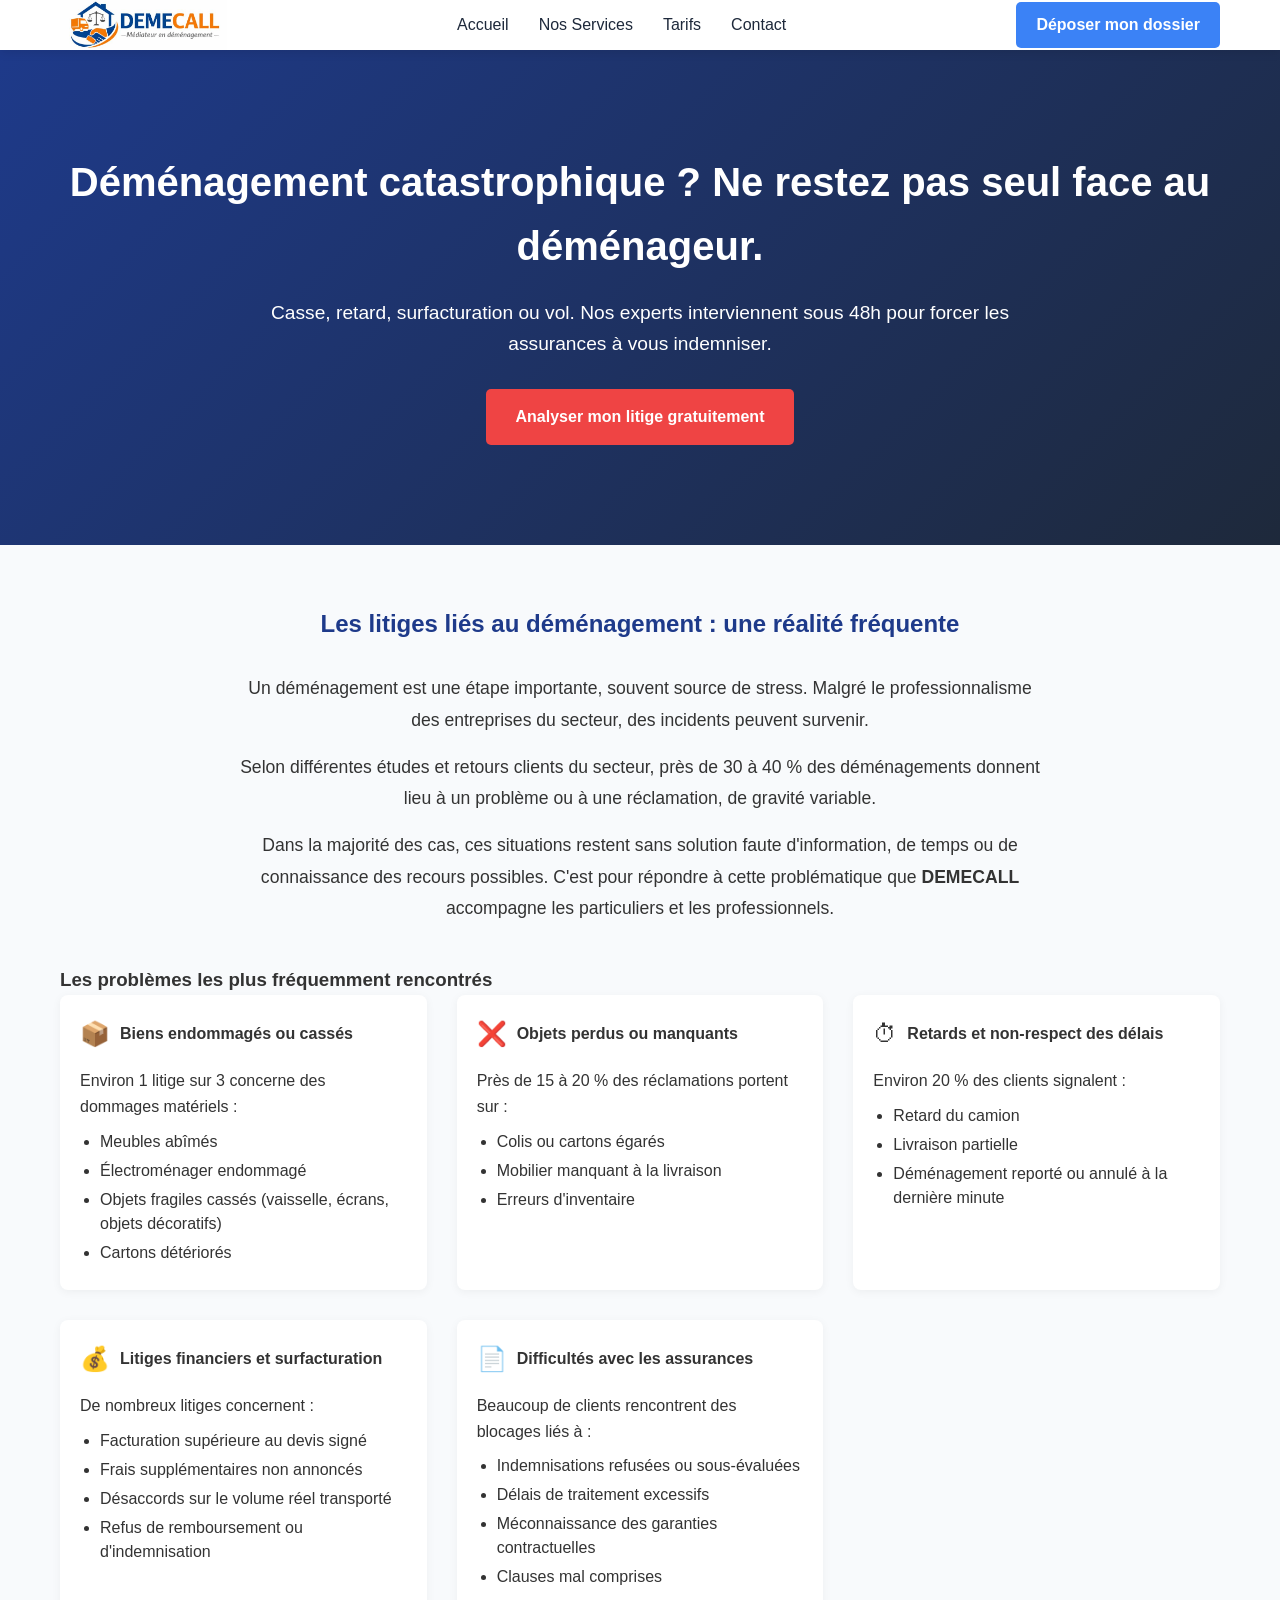
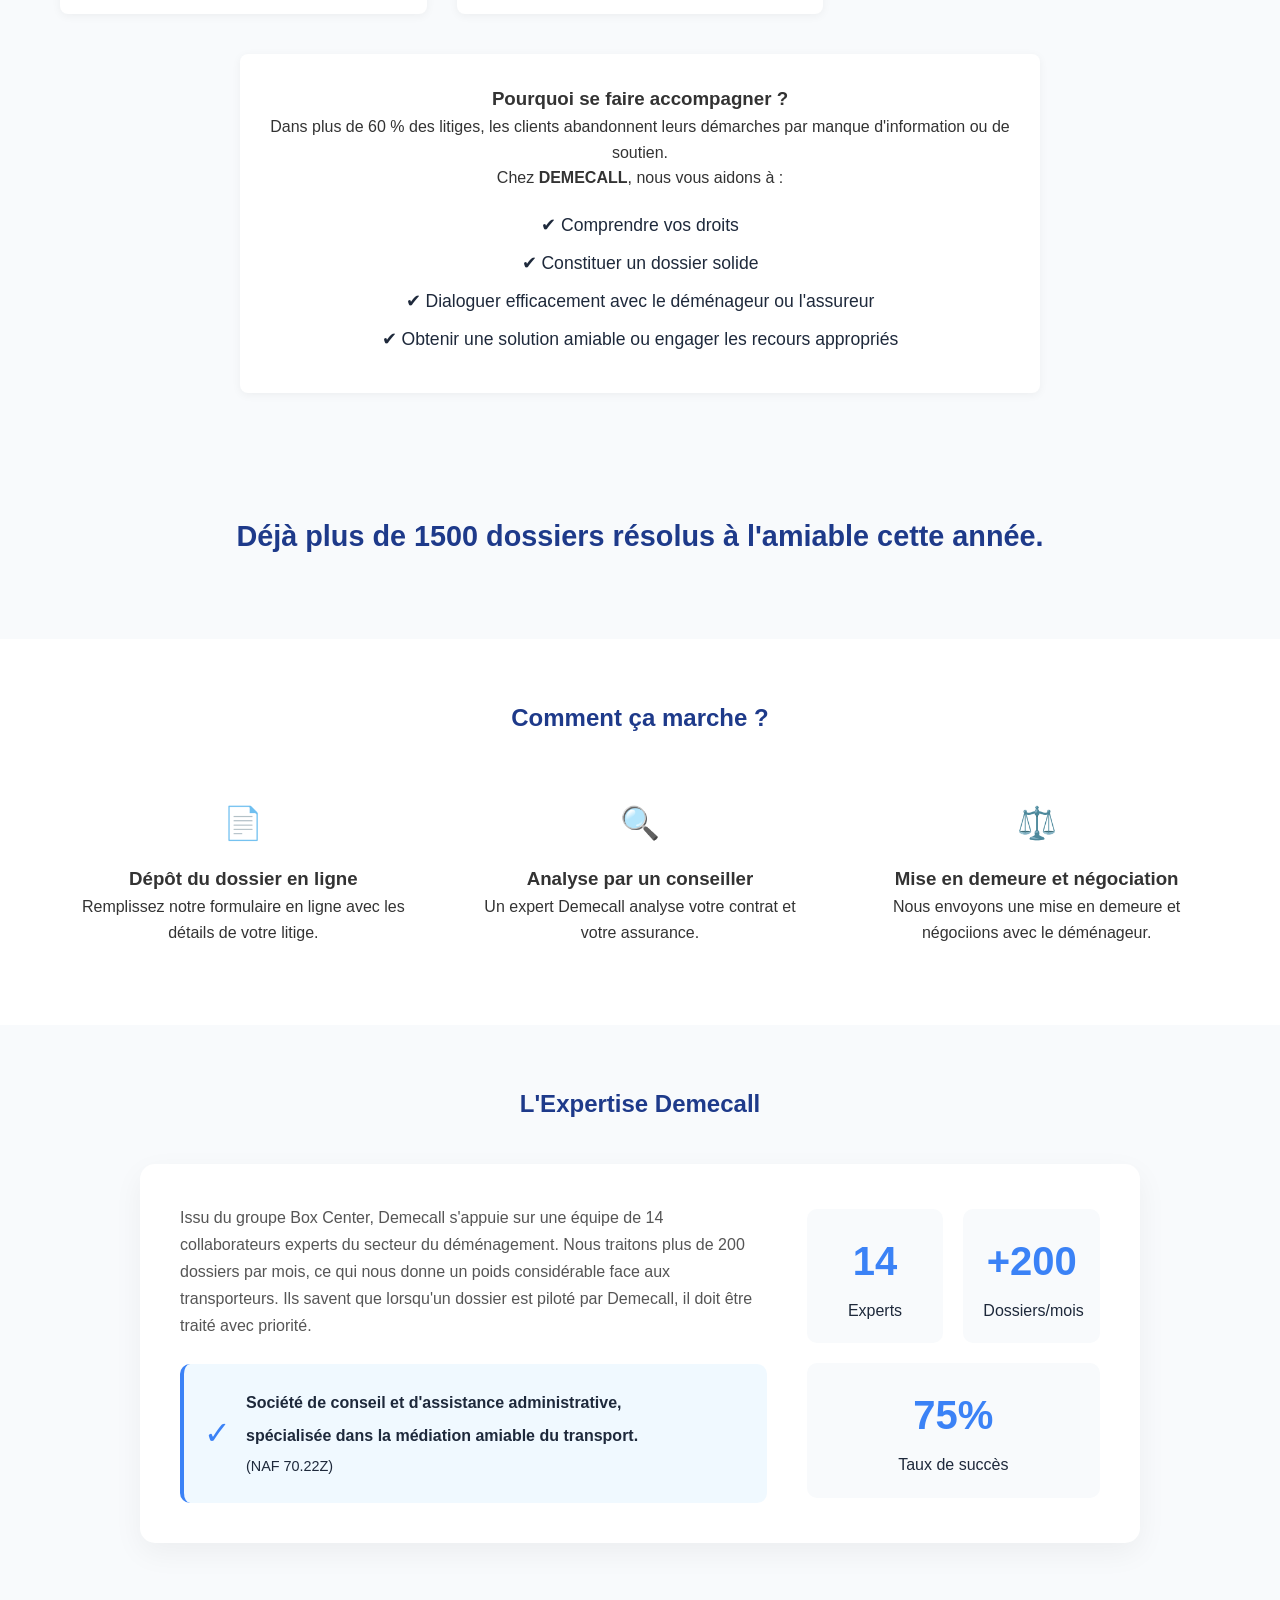
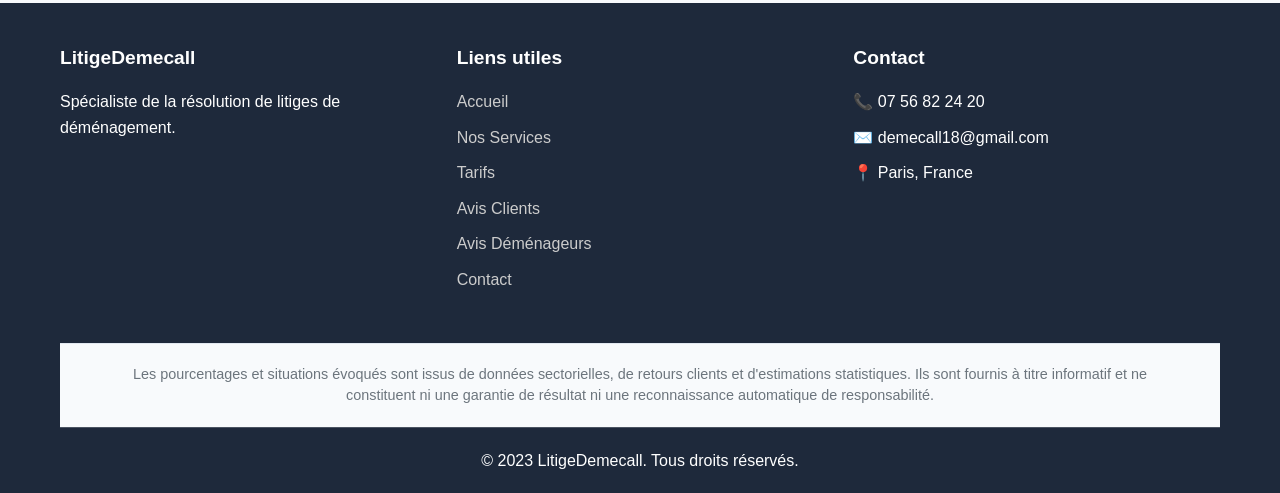
<file: index.html>
<!DOCTYPE html>
<html lang="fr">
<head>
    <meta charset="UTF-8">
    <meta name="viewport" content="width=device-width, initial-scale=1.0">
    <title>LitigeDemecall - Résolution de litiges de déménagement</title>
    <link rel="stylesheet" href="style.css">
    <style>
        :root {
            --primary-color: #1e3a8a;
            --secondary-color: #3b82f6;
            --success-color: #10b981;
            --light-color: #f8fafc;
            --dark-color: #1e293b;
            --border-color: #e2e8f0;
        }

        /* Hero Section */
        .hero {
            background: linear-gradient(135deg, var(--primary-color), var(--dark-color));
            color: white;
            text-align: center;
            padding: 100px 0;
        }

        .hero h1 {
            font-size: 2.5rem;
            margin-bottom: 20px;
        }

        .hero p {
            font-size: 1.2rem;
            margin-bottom: 30px;
            max-width: 800px;
            margin-left: auto;
            margin-right: auto;
        }

        .hero-cta {
            background: var(--accent-color);
            color: white;
            padding: 15px 30px;
            border-radius: 5px;
            text-decoration: none;
            font-weight: 600;
            display: inline-block;
            transition: background 0.3s;
        }

        .hero-cta:hover {
            background: #dc2626;
        }

        /* Litiges Section */
        .litiges-section {
            padding: 60px 0;
            background: var(--light-color);
        }

        .litiges-section h2 {
            text-align: center;
            margin-bottom: 30px;
            color: var(--primary-color);
        }

        .litiges-intro {
            max-width: 800px;
            margin: 0 auto 40px;
            text-align: center;
            font-size: 1.1rem;
            line-height: 1.8;
        }

        .litiges-intro p {
            margin-bottom: 15px;
        }

        .litiges-categories {
            display: grid;
            grid-template-columns: repeat(auto-fit, minmax(300px, 1fr));
            gap: 30px;
            margin-bottom: 40px;
        }

        .litige-category {
            background: white;
            padding: 20px;
            border-radius: 8px;
            box-shadow: 0 2px 10px rgba(0, 0, 0, 0.05);
        }

        .category-header {
            display: flex;
            align-items: center;
            margin-bottom: 15px;
        }

        .category-icon {
            font-size: 1.5rem;
            margin-right: 10px;
        }

        .litige-category ul {
            margin-top: 10px;
            padding-left: 20px;
        }

        .litige-category li {
            margin-bottom: 5px;
            line-height: 1.5;
        }

        .litiges-conclusion {
            max-width: 800px;
            margin: 0 auto;
            text-align: center;
            background: white;
            padding: 30px;
            border-radius: 8px;
            box-shadow: 0 2px 10px rgba(0, 0, 0, 0.05);
        }

        .benefits-list {
            list-style: none;
            padding: 0;
            margin-top: 20px;
        }

        .benefits-list li {
            margin-bottom: 10px;
            font-size: 1.1rem;
            color: var(--dark-color);
        }

        /* Social Proof */
        .social-proof {
            padding: 60px 0;
            text-align: center;
            background: var(--light-color);
        }

        .social-proof h2 {
            color: var(--primary-color);
            font-size: 1.8rem;
            margin-bottom: 20px;
        }

        /* Process Section */
        .process {
            padding: 60px 0;
            background: white;
        }

        .process h2 {
            text-align: center;
            margin-bottom: 40px;
            color: var(--primary-color);
        }

        .process-steps {
            display: grid;
            grid-template-columns: repeat(auto-fit, minmax(300px, 1fr));
            gap: 30px;
        }

        .process-step {
            text-align: center;
            padding: 20px;
        }

        .process-step div {
            font-size: 2rem;
            margin-bottom: 15px;
        }

        /* About Section */
        .about {
            padding: 60px 0;
            background: var(--light-color);
        }

        .about h2 {
            text-align: center;
            margin-bottom: 40px;
            color: var(--primary-color);
        }

        .about-content {
            max-width: 1000px;
            margin: 0 auto;
        }

        .about-card {
            background: white;
            border-radius: 15px;
            padding: 40px;
            box-shadow: 0 10px 30px rgba(0, 0, 0, 0.05);
            display: flex;
            flex-wrap: wrap;
            gap: 40px;
            align-items: center;
        }

        .about-text {
            flex: 2;
            min-width: 300px;
        }

        .about-text p {
            margin-bottom: 20px;
            line-height: 1.7;
            color: #555;
        }

        .about-highlight {
            display: flex;
            background: #f0f9ff;
            padding: 20px;
            border-radius: 10px;
            margin-top: 25px;
            border-left: 4px solid var(--secondary-color);
        }

        .highlight-icon {
            font-size: 2rem;
            color: var(--secondary-color);
            margin-right: 15px;
            display: flex;
            align-items: center;
        }

        .highlight-content p {
            margin: 5px 0;
            color: var(--dark-color);
        }

        .naf-code {
            font-size: 0.9rem;
            color: #666;
            margin-top: 10px;
        }

        .about-stats {
            flex: 1;
            min-width: 250px;
            display: flex;
            flex-wrap: wrap;
            justify-content: space-around;
            gap: 20px;
        }

        .stat-item {
            text-align: center;
            padding: 20px;
            border-radius: 10px;
            background: var(--light-color);
            flex: 1;
            min-width: 120px;
        }

        .stat-number {
            font-size: 2.5rem;
            font-weight: 700;
            color: var(--secondary-color);
            margin-bottom: 5px;
        }

        .stat-label {
            font-size: 1rem;
            color: var(--dark-color);
            font-weight: 500;
        }

        /* Disclaimer */
        .disclaimer-section {
            background-color: var(--light-color);
            padding: 20px 0;
            border-top: 1px solid var(--border-color);
            margin-top: 40px;
        }

        .disclaimer-text {
            color: #6c757d;
            font-size: 0.9rem;
            line-height: 1.5;
            text-align: center;
            margin: 0;
            padding: 0 20px;
        }

        /* Menu mobile */
        @media (max-width: 768px) {
            .menu-toggle {
                display: block;
                margin-left: auto;
                margin-right: 10px;
            }

            .nav-links {
                display: none;
                position: absolute;
                top: 100%;
                left: 0;
                right: 0;
                background: white;
                flex-direction: column;
                padding: 20px;
                box-shadow: 0 5px 10px rgba(0, 0, 0, 0.1);
                z-index: 1000;
            }

            .nav-links.active {
                display: flex;
            }

            .hero {
                padding: 60px 0;
            }

            .hero h1 {
                font-size: 2rem;
            }

            .hero p {
                font-size: 1rem;
            }

            .litiges-categories {
                grid-template-columns: 1fr;
            }

            .process-steps {
                grid-template-columns: 1fr;
            }

            .about-stats {
                grid-template-columns: 1fr;
            }

            .about-content {
                grid-template-columns: 1fr;
            }

            .about-card {
                flex-direction: column;
            }

            .disclaimer-text {
                font-size: 0.85rem;
                padding: 0 10px;
            }
        }
    </style>
</head>
<body>
    <!-- Header avec menu mobile -->
    <header>
        <nav class="container">
            <a href="index.html" class="logo">
                <img src="logo.png" alt="Logo Demecall">
            </a>
            <button class="menu-toggle" aria-label="Ouvrir le menu">☰</button>
            <ul class="nav-links">
                <li><a href="index.html" class="active">Accueil</a></li>
                <li><a href="services.html">Nos Services</a></li>
                <li><a href="tarifs.html">Tarifs</a></li>
               <!-- <li><a href="avis.html" class="active">Avis Clients</a></li>
                <li><a href="avis-demenageurs.html">Avis Déménageurs</a></li>-->
                <li><a href="contact.html">Contact</a></li>
            </ul>
            <a href="contact.html" class="cta-button">Déposer mon dossier</a>
        </nav>
    </header>

    <!-- Hero Section -->
    <section class="hero">
        <div class="container">
            <h1>Déménagement catastrophique ? Ne restez pas seul face au déménageur.</h1>
            <p>Casse, retard, surfacturation ou vol. Nos experts interviennent sous 48h pour forcer les assurances à vous indemniser.</p>
            <a href="contact.html" class="hero-cta">Analyser mon litige gratuitement</a>
        </div>
    </section>

    <!-- Section des litiges -->
    <section class="litiges-section">
        <div class="container">
            <h2>Les litiges liés au déménagement : une réalité fréquente</h2>

            <div class="litiges-intro">
                <p>Un déménagement est une étape importante, souvent source de stress. Malgré le professionnalisme des entreprises du secteur, des incidents peuvent survenir.</p>
                <p>Selon différentes études et retours clients du secteur, près de 30 à 40 % des déménagements donnent lieu à un problème ou à une réclamation, de gravité variable.</p>
                <p>Dans la majorité des cas, ces situations restent sans solution faute d'information, de temps ou de connaissance des recours possibles. C'est pour répondre à cette problématique que <strong>DEMECALL</strong> accompagne les particuliers et les professionnels.</p>
            </div>

            <h3>Les problèmes les plus fréquemment rencontrés</h3>

            <div class="litiges-categories">
                <!-- Catégorie 1 -->
                <div class="litige-category">
                    <div class="category-header">
                        <span class="category-icon">📦</span>
                        <h4>Biens endommagés ou cassés</h4>
                    </div>
                    <p>Environ 1 litige sur 3 concerne des dommages matériels :</p>
                    <ul>
                        <li>Meubles abîmés</li>
                        <li>Électroménager endommagé</li>
                        <li>Objets fragiles cassés (vaisselle, écrans, objets décoratifs)</li>
                        <li>Cartons détériorés</li>
                    </ul>
                </div>

                <!-- Catégorie 2 -->
                <div class="litige-category">
                    <div class="category-header">
                        <span class="category-icon">❌</span>
                        <h4>Objets perdus ou manquants</h4>
                    </div>
                    <p>Près de 15 à 20 % des réclamations portent sur :</p>
                    <ul>
                        <li>Colis ou cartons égarés</li>
                        <li>Mobilier manquant à la livraison</li>
                        <li>Erreurs d'inventaire</li>
                    </ul>
                </div>

                <!-- Catégorie 3 -->
                <div class="litige-category">
                    <div class="category-header">
                        <span class="category-icon">⏱</span>
                        <h4>Retards et non-respect des délais</h4>
                    </div>
                    <p>Environ 20 % des clients signalent :</p>
                    <ul>
                        <li>Retard du camion</li>
                        <li>Livraison partielle</li>
                        <li>Déménagement reporté ou annulé à la dernière minute</li>
                    </ul>
                </div>

                <!-- Catégorie 4 -->
                <div class="litige-category">
                    <div class="category-header">
                        <span class="category-icon">💰</span>
                        <h4>Litiges financiers et surfacturation</h4>
                    </div>
                    <p>De nombreux litiges concernent :</p>
                    <ul>
                        <li>Facturation supérieure au devis signé</li>
                        <li>Frais supplémentaires non annoncés</li>
                        <li>Désaccords sur le volume réel transporté</li>
                        <li>Refus de remboursement ou d'indemnisation</li>
                    </ul>
                </div>

                <!-- Catégorie 5 -->
                <div class="litige-category">
                    <div class="category-header">
                        <span class="category-icon">📄</span>
                        <h4>Difficultés avec les assurances</h4>
                    </div>
                    <p>Beaucoup de clients rencontrent des blocages liés à :</p>
                    <ul>
                        <li>Indemnisations refusées ou sous-évaluées</li>
                        <li>Délais de traitement excessifs</li>
                        <li>Méconnaissance des garanties contractuelles</li>
                        <li>Clauses mal comprises</li>
                    </ul>
                </div>
            </div>

            <div class="litiges-conclusion">
                <h3>Pourquoi se faire accompagner ?</h3>
                <p>Dans plus de 60 % des litiges, les clients abandonnent leurs démarches par manque d'information ou de soutien.</p>
                <p>Chez <strong>DEMECALL</strong>, nous vous aidons à :</p>
                <ul class="benefits-list">
                    <li>✔ Comprendre vos droits</li>
                    <li>✔ Constituer un dossier solide</li>
                    <li>✔ Dialoguer efficacement avec le déménageur ou l'assureur</li>
                    <li>✔ Obtenir une solution amiable ou engager les recours appropriés</li>
                </ul>
            </div>
        </div>
    </section>

    <!-- Social Proof -->
    <section class="social-proof">
        <div class="container">
            <h2>Déjà plus de 1500 dossiers résolus à l'amiable cette année.</h2>
        </div>
    </section>

    <!-- Process Section -->
    <section class="process">
        <div class="container">
            <h2>Comment ça marche ?</h2>
            <div class="process-steps">
                <div class="process-step">
                    <div>📄</div>
                    <h3>Dépôt du dossier en ligne</h3>
                    <p>Remplissez notre formulaire en ligne avec les détails de votre litige.</p>
                </div>
                <div class="process-step">
                    <div>🔍</div>
                    <h3>Analyse par un conseiller</h3>
                    <p>Un expert Demecall analyse votre contrat et votre assurance.</p>
                </div>
                <div class="process-step">
                    <div>⚖️</div>
                    <h3>Mise en demeure et négociation</h3>
                    <p>Nous envoyons une mise en demeure et négociions avec le déménageur.</p>
                </div>
            </div>
        </div>
    </section>

    <!-- About Section -->
    <section class="about">
        <div class="container">
            <h2>L'Expertise Demecall</h2>
            <div class="about-content">
                <div class="about-card">
                    <div class="about-text">
                        <p>Issu du groupe Box Center, Demecall s'appuie sur une équipe de 14 collaborateurs experts du secteur du déménagement. Nous traitons plus de 200 dossiers par mois, ce qui nous donne un poids considérable face aux transporteurs. Ils savent que lorsqu'un dossier est piloté par Demecall, il doit être traité avec priorité.</p>
                        <div class="about-highlight">
                            <div class="highlight-icon">✓</div>
                            <div class="highlight-content">
                                <p><strong>Société de conseil et d'assistance administrative,</strong></p>
                                <p><strong>spécialisée dans la médiation amiable du transport.</strong></p>
                                <p class="naf-code">(NAF 70.22Z)</p>
                            </div>
                        </div>
                    </div>
                    <div class="about-stats">
                        <div class="stat-item">
                            <div class="stat-number">14</div>
                            <div class="stat-label">Experts</div>
                        </div>
                        <div class="stat-item">
                            <div class="stat-number">+200</div>
                            <div class="stat-label">Dossiers/mois</div>
                        </div>
                        <div class="stat-item">
                            <div class="stat-number">75%</div>
                            <div class="stat-label">Taux de succès</div>
                        </div>
                    </div>
                </div>
            </div>
        </div>
    </section>

    <footer>
        <div class="container">
            <div class="footer-content">
                <div class="footer-section">
                    <h3>LitigeDemecall</h3>
                    <p>Spécialiste de la résolution de litiges de déménagement.</p>
                </div>
                <div class="footer-section">
                    <h3>Liens utiles</h3>
                    <ul>
                        <li><a href="index.html" class="active">Accueil</a></li>
                        <li><a href="services.html">Nos Services</a></li>
                        <li><a href="tarifs.html">Tarifs</a></li>
                        <li><a href="avis.html">Avis Clients</a></li>
                        <li><a href="avis-demenageurs.html">Avis Déménageurs</a></li>
                        <li><a href="contact.html">Contact</a></li>
                    </ul>
                </div>
                <div class="footer-section">
                    <h3>Contact</h3>
                    <ul>
                       <li>📞 07 56 82 24 20</li>
                        <li>✉️ demecall18@gmail.com</li>
                        <li>📍 Paris, France</li>
                    </ul>
                </div>
            </div>
            <div class="disclaimer-section">
                <div class="container">
                    <p class="disclaimer-text">
                        Les pourcentages et situations évoqués sont issus de données sectorielles, de retours clients et d'estimations statistiques.
                        Ils sont fournis à titre informatif et ne constituent ni une garantie de résultat ni une reconnaissance automatique de responsabilité.
                    </p>
                </div>
            </div>
            <div class="footer-bottom">
                <p>© 2023 LitigeDemecall. Tous droits réservés.</p>
            </div>
        </div>
    </footer>

    <script>
        document.addEventListener('DOMContentLoaded', function() {
            // Gestion du menu mobile
            const menuToggle = document.querySelector('.menu-toggle');
            const navLinks = document.querySelector('.nav-links');

            if (menuToggle && navLinks) {
                // Fermer le menu si on clique en dehors
                document.addEventListener('click', function(e) {
                    if (!menuToggle.contains(e.target) && !navLinks.contains(e.target)) {
                        navLinks.classList.remove('active');
                    }
                });

                // Ouvrir/fermer le menu
                menuToggle.addEventListener('click', function(e) {
                    e.stopPropagation();
                    navLinks.classList.toggle('active');
                });

                // Fermer le menu quand on clique sur un lien
                const links = navLinks.querySelectorAll('a');
                links.forEach(link => {
                    link.addEventListener('click', function() {
                        if (window.innerWidth <= 768) {
                            navLinks.classList.remove('active');
                        }
                    });
                });
            }
        });
    </script>
</body>
</html>
</file>
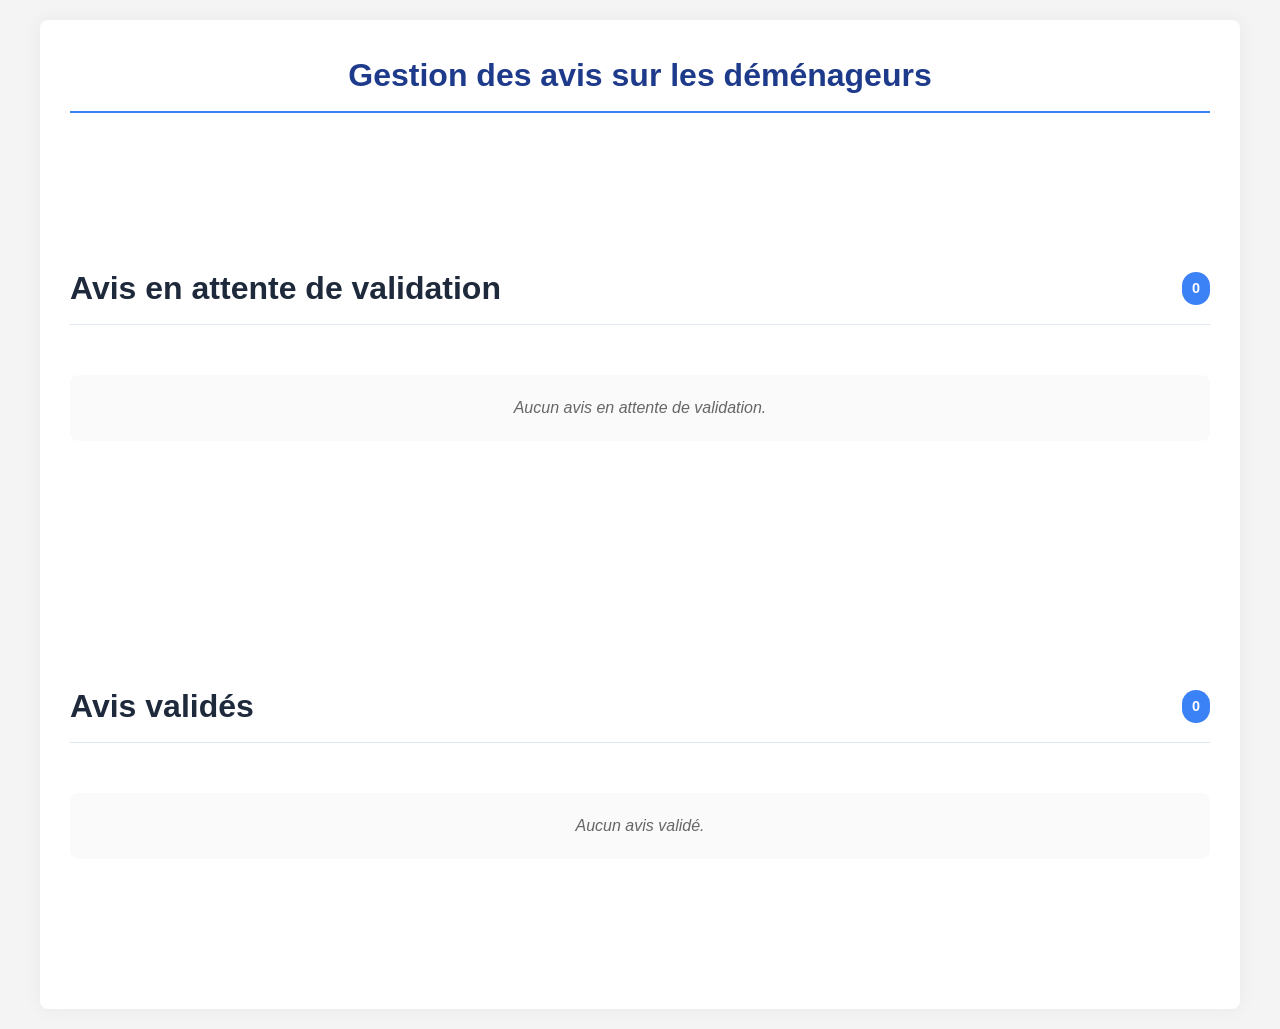
<file: admin-avis-demenageurs.html>
<!DOCTYPE html>
<html lang="fr">
<head>
    <meta charset="UTF-8">
    <meta name="viewport" content="width=device-width, initial-scale=1.0">
    <title>Administration - Avis Déménageurs</title>
    <link rel="stylesheet" href="style.css">
    <style>
        :root {
            --primary-color: #1e3a8a;
            --secondary-color: #3b82f6;
            --success-color: #10b981;
            --light-color: #f8fafc;
            --dark-color: #1e293b;
            --border-color: #e2e8f0;
            --warning-color: #fbbf24;
            --danger-color: #f87171;
        }

        body {
            font-family: 'Arial', sans-serif;
            margin: 0;
            padding: 20px;
            background-color: #f4f4f4;
            color: #333;
            line-height: 1.6;
        }

        .container {
            max-width: 1200px;
            margin: 0 auto;
            background: white;
            padding: 30px;
            border-radius: 8px;
            box-shadow: 0 0 20px rgba(0, 0, 0, 0.05);
        }

        h1, h2 {
            color: var(--primary-color);
            margin-bottom: 20px;
        }

        h1 {
            text-align: center;
            font-size: 2rem;
            margin-bottom: 30px;
            padding-bottom: 10px;
            border-bottom: 2px solid var(--secondary-color);
        }

        h2 {
            font-size: 1.5rem;
            margin-top: 40px;
            border-bottom: 1px solid var(--border-color);
            padding-bottom: 10px;
            display: flex;
            justify-content: space-between;
            align-items: center;
        }

        .avis-section {
            margin-bottom: 40px;
        }

        .avis-count {
            background-color: var(--secondary-color);
            color: white;
            padding: 5px 10px;
            border-radius: 15px;
            font-size: 0.9rem;
            font-weight: bold;
        }

        .avis-item {
            border: 1px solid var(--border-color);
            padding: 20px;
            margin-bottom: 15px;
            border-radius: 8px;
            background: var(--light-color);
            position: relative;
            transition: all 0.3s;
        }

        .avis-item:hover {
            box-shadow: 0 5px 15px rgba(0, 0, 0, 0.1);
            transform: translateY(-2px);
        }

        .avis-header {
            display: flex;
            justify-content: space-between;
            align-items: center;
            margin-bottom: 10px;
        }

        .avis-meta {
            color: #666;
            font-size: 0.9rem;
            margin-bottom: 10px;
        }

        .note-display {
            display: flex;
            align-items: center;
            margin-left: 10px;
        }

        .stars {
            color: var(--warning-color);
            margin-right: 5px;
        }

        .valider-btn {
            background-color: var(--success-color);
            color: white;
            border: none;
            padding: 10px 20px;
            border-radius: 6px;
            cursor: pointer;
            font-weight: 500;
            transition: all 0.3s;
            margin-top: 10px;
        }

        .valider-btn:hover {
            background-color: #0d9488;
            transform: translateY(-1px);
        }

        .empty-message {
            text-align: center;
            padding: 20px;
            color: #666;
            font-style: italic;
            background-color: rgba(0, 0, 0, 0.02);
            border-radius: 8px;
        }

        .actions {
            display: flex;
            gap: 10px;
            margin-top: 15px;
        }

        .delete-btn {
            background-color: var(--danger-color);
            color: white;
            border: none;
            padding: 8px 15px;
            border-radius: 6px;
            cursor: pointer;
            font-weight: 500;
            transition: all 0.3s;
        }

        .delete-btn:hover {
            background-color: #dc2626;
            transform: translateY(-1px);
        }

        @media (max-width: 768px) {
            .container {
                padding: 20px;
            }

            h1 {
                font-size: 1.8rem;
            }

            h2 {
                font-size: 1.3rem;
                flex-direction: column;
                align-items: flex-start;
                gap: 10px;
            }

            .avis-item {
                padding: 15px;
            }

            .actions {
                flex-direction: column;
            }

            .valider-btn, .delete-btn {
                width: 100%;
            }
        }
    </style>
</head>
<body>
    <div class="container">
        <h1>Gestion des avis sur les déménageurs</h1>

        <!-- Section des avis en attente -->
        <div class="avis-section">
            <h2>
                Avis en attente de validation
                <span class="avis-count" id="pending-count">0</span>
            </h2>
            <div id="pending-avis-list"></div>
        </div>

        <!-- Section des avis validés -->
        <div class="avis-section">
            <h2>
                Avis validés
                <span class="avis-count" id="validated-count">0</span>
            </h2>
            <div id="validated-avis-list"></div>
        </div>
    </div>

    <script>
        // Charger et afficher les avis en attente
        function loadPendingAvis() {
            const pendingAvis = JSON.parse(localStorage.getItem('pendingAvisDemenageurs')) || [];
            const container = document.getElementById('pending-avis-list');
            const countElement = document.getElementById('pending-count');

            if (countElement) countElement.textContent = pendingAvis.length;

            if (!container) return;

            if (pendingAvis.length === 0) {
                container.innerHTML = '<p class="empty-message">Aucun avis en attente de validation.</p>';
                return;
            }

            container.innerHTML = pendingAvis.map(avis => {
                const stars = '★'.repeat(parseInt(avis.note)) + '☆'.repeat(5 - parseInt(avis.note));
                return `
                <div class="avis-item">
                    <div class="avis-header">
                        <h3>${avis.nom}</h3>
                        <span class="avis-meta">${new Date(avis.date).toLocaleDateString('fr-FR')}</span>
                    </div>
                    <p class="avis-meta">
                        <strong>Société:</strong> ${avis.societe} |
                        <span class="note-display">
                            <span class="stars">${stars}</span>
                            (${avis.note}/5)
                        </span>
                    </p>
                    <p>${avis.commentaire}</p>
                    <div class="actions">
                        <button class="valider-btn" onclick="validateAvis(${avis.id})">Valider</button>
                        <button class="delete-btn" onclick="deleteAvis(${avis.id}, 'pending')">Supprimer</button>
                    </div>
                </div>`;
            }).join('');
        }

        // Charger et afficher les avis validés
        function loadValidatedAvis() {
            const validatedAvis = JSON.parse(localStorage.getItem('validatedAvisDemenageurs')) || [];
            const container = document.getElementById('validated-avis-list');
            const countElement = document.getElementById('validated-count');

            if (countElement) countElement.textContent = validatedAvis.length;

            if (!container) return;

            if (validatedAvis.length === 0) {
                container.innerHTML = '<p class="empty-message">Aucun avis validé.</p>';
                return;
            }

            container.innerHTML = validatedAvis.map(avis => {
                const stars = '★'.repeat(parseInt(avis.note)) + '☆'.repeat(5 - parseInt(avis.note));
                return `
                <div class="avis-item">
                    <div class="avis-header">
                        <h3>${avis.nom}</h3>
                        <span class="avis-meta">${new Date(avis.date).toLocaleDateString('fr-FR')}</span>
                    </div>
                    <p class="avis-meta">
                        <strong>Société:</strong> ${avis.societe} |
                        <span class="note-display">
                            <span class="stars">${stars}</span>
                            (${avis.note}/5)
                        </span>
                    </p>
                    <p>${avis.commentaire}</p>
                    <div class="actions">
                        <button class="delete-btn" onclick="deleteAvis(${avis.id}, 'validated')">Supprimer</button>
                    </div>
                </div>`;
            }).join('');
        }

        // Valider un avis
        function validateAvis(avisId) {
            let pendingAvis = JSON.parse(localStorage.getItem('pendingAvisDemenageurs')) || [];
            let validatedAvis = JSON.parse(localStorage.getItem('validatedAvisDemenageurs')) || [];

            const avisIndex = pendingAvis.findIndex(avis => avis.id === avisId);
            if (avisIndex !== -1) {
                const avisToValidate = pendingAvis[avisIndex];
                validatedAvis.push(avisToValidate);
                pendingAvis.splice(avisIndex, 1);

                localStorage.setItem('pendingAvisDemenageurs', JSON.stringify(pendingAvis));
                localStorage.setItem('validatedAvisDemenageurs', JSON.stringify(validatedAvis));

                loadPendingAvis();
                loadValidatedAvis();
                showNotification("Avis validé avec succès !", "success");
            } else {
                showNotification("Erreur: avis non trouvé.", "error");
            }
        }

        // Supprimer un avis
        function deleteAvis(avisId, type) {
            let avisList = JSON.parse(localStorage.getItem(`${type}AvisDemenageurs`)) || [];
            const avisIndex = avisList.findIndex(avis => avis.id === avisId);

            if (avisIndex !== -1) {
                if (confirm("Êtes-vous sûr de vouloir supprimer cet avis ?")) {
                    avisList.splice(avisIndex, 1);
                    localStorage.setItem(`${type}AvisDemenageurs`, JSON.stringify(avisList));

                    if (type === 'pending') {
                        loadPendingAvis();
                    } else {
                        loadValidatedAvis();
                    }
                    showNotification("Avis supprimé avec succès.", "success");
                }
            } else {
                showNotification("Erreur: avis non trouvé.", "error");
            }
        }

        // Afficher une notification
        function showNotification(message, type) {
            const notification = document.createElement('div');
            notification.className = `notification ${type}`;
            notification.textContent = message;
            notification.style.position = 'fixed';
            notification.style.top = '20px';
            notification.style.right = '20px';
            notification.style.padding = '15px 20px';
            notification.style.borderRadius = '6px';
            notification.style.color = 'white';
            notification.style.fontWeight = '500';
            notification.style.zIndex = '1000';
            notification.style.boxShadow = '0 4px 12px rgba(0, 0, 0, 0.15)';
            notification.style.backgroundColor = type === 'success' ? '#10b981' : '#f87171';
            notification.style.transition = 'all 0.3s';

            document.body.appendChild(notification);

            setTimeout(() => {
                notification.style.opacity = '0';
                setTimeout(() => {
                    document.body.removeChild(notification);
                }, 300);
            }, 3000);
        }

        // Charger les avis au démarrage
        document.addEventListener('DOMContentLoaded', () => {
            loadPendingAvis();
            loadValidatedAvis();
        });
    </script>
</body>
</html>
</file>
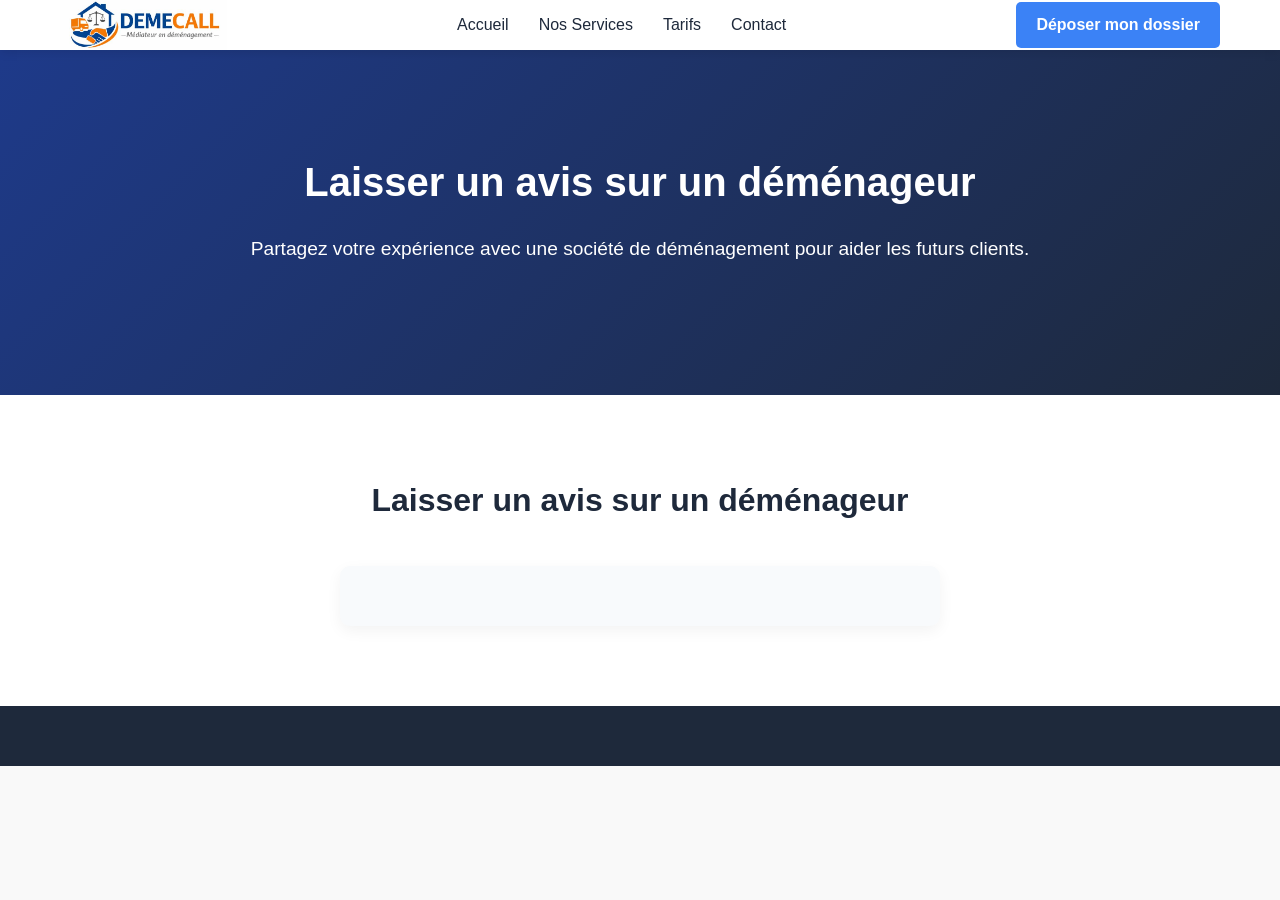
<file: avis-demenageurs.html>
<!DOCTYPE html>
<html lang="fr">
<head>
    <meta charset="UTF-8">
    <meta name="viewport" content="width=device-width, initial-scale=1.0">
    <title>Avis Déménageurs - LitigeDemecall</title>
    <link rel="stylesheet" href="style.css">
    <!-- UNIQUEMENT le CSS minimal pour le menu mobile -->
    <style>
        /* Menu mobile - version minimale et testée */
        @media (max-width: 768px) {
            .menu-toggle {
                display: block !important;
                margin: 0 10px 0 0;
                z-index: 1001;
            }
            .nav-links {
                display: none;
                position: absolute;
                top: 100%;
                left: 0;
                right: 0;
                background: white;
                flex-direction: column;
                padding: 20px;
                box-shadow: 0 5px 15px rgba(0,0,0,0.1);
                z-index: 1000;
            }
            .nav-links.active {
                display: flex !important;
            }
        }
    </style>
</head>
<body>
    <!-- Header avec menu mobile -->
    <header>
        <nav class="container">
            <a href="index.html" class="logo">
                <img src="logo.png" alt="Logo Demecall">
            </a>
            <button class="menu-toggle" id="menuToggle">☰</button>
            <ul class="nav-links" id="navLinks">
                <li><a href="index.html">Accueil</a></li>
                <li><a href="services.html">Nos Services</a></li>
                <li><a href="tarifs.html">Tarifs</a></li>
                <!--<li><a href="avis.html">Avis Clients</a></li>
                <li><a href="avis-demenageurs.html" class="active">Avis Déménageurs</a></li>-->
                <li><a href="contact.html">Contact</a></li>
            </ul>
            <a href="contact.html" class="cta-button">Déposer mon dossier</a>
        </nav>
    </header>

    <!-- Le reste de ton contenu existant -->
    <!-- Hero Section -->
    <section class="hero">
        <div class="container">
            <h1>Laisser un avis sur un déménageur</h1>
            <p>Partagez votre expérience avec une société de déménagement pour aider les futurs clients.</p>
        </div>
    </section>

    <!-- Section pour soumettre un avis -->
    <section class="form-section">
        <div class="container">
            <h2>Laisser un avis sur un déménageur</h2>
            <div class="form-container">
                <!-- Ton formulaire existant -->
            </div>
        </div>
    </section>

    <!-- Footer -->
    <footer>
        <!-- Ton footer existant -->
    </footer>

    <!-- Script minimal et testé pour le menu mobile -->
    <script>
        document.addEventListener('DOMContentLoaded', function() {
            const menuToggle = document.getElementById('menuToggle');
            const navLinks = document.getElementById('navLinks');

            if (menuToggle && navLinks) {
                // Basculer le menu
                menuToggle.addEventListener('click', function() {
                    navLinks.classList.toggle('active');
                });

                // Fermer le menu quand on clique sur un lien
                document.querySelectorAll('.nav-links a').forEach(link => {
                    link.addEventListener('click', function() {
                        if (window.innerWidth <= 768) {
                            navLinks.classList.remove('active');
                        }
                    });
                });
            }
        });
    </script>
</body>
</html>
</file>
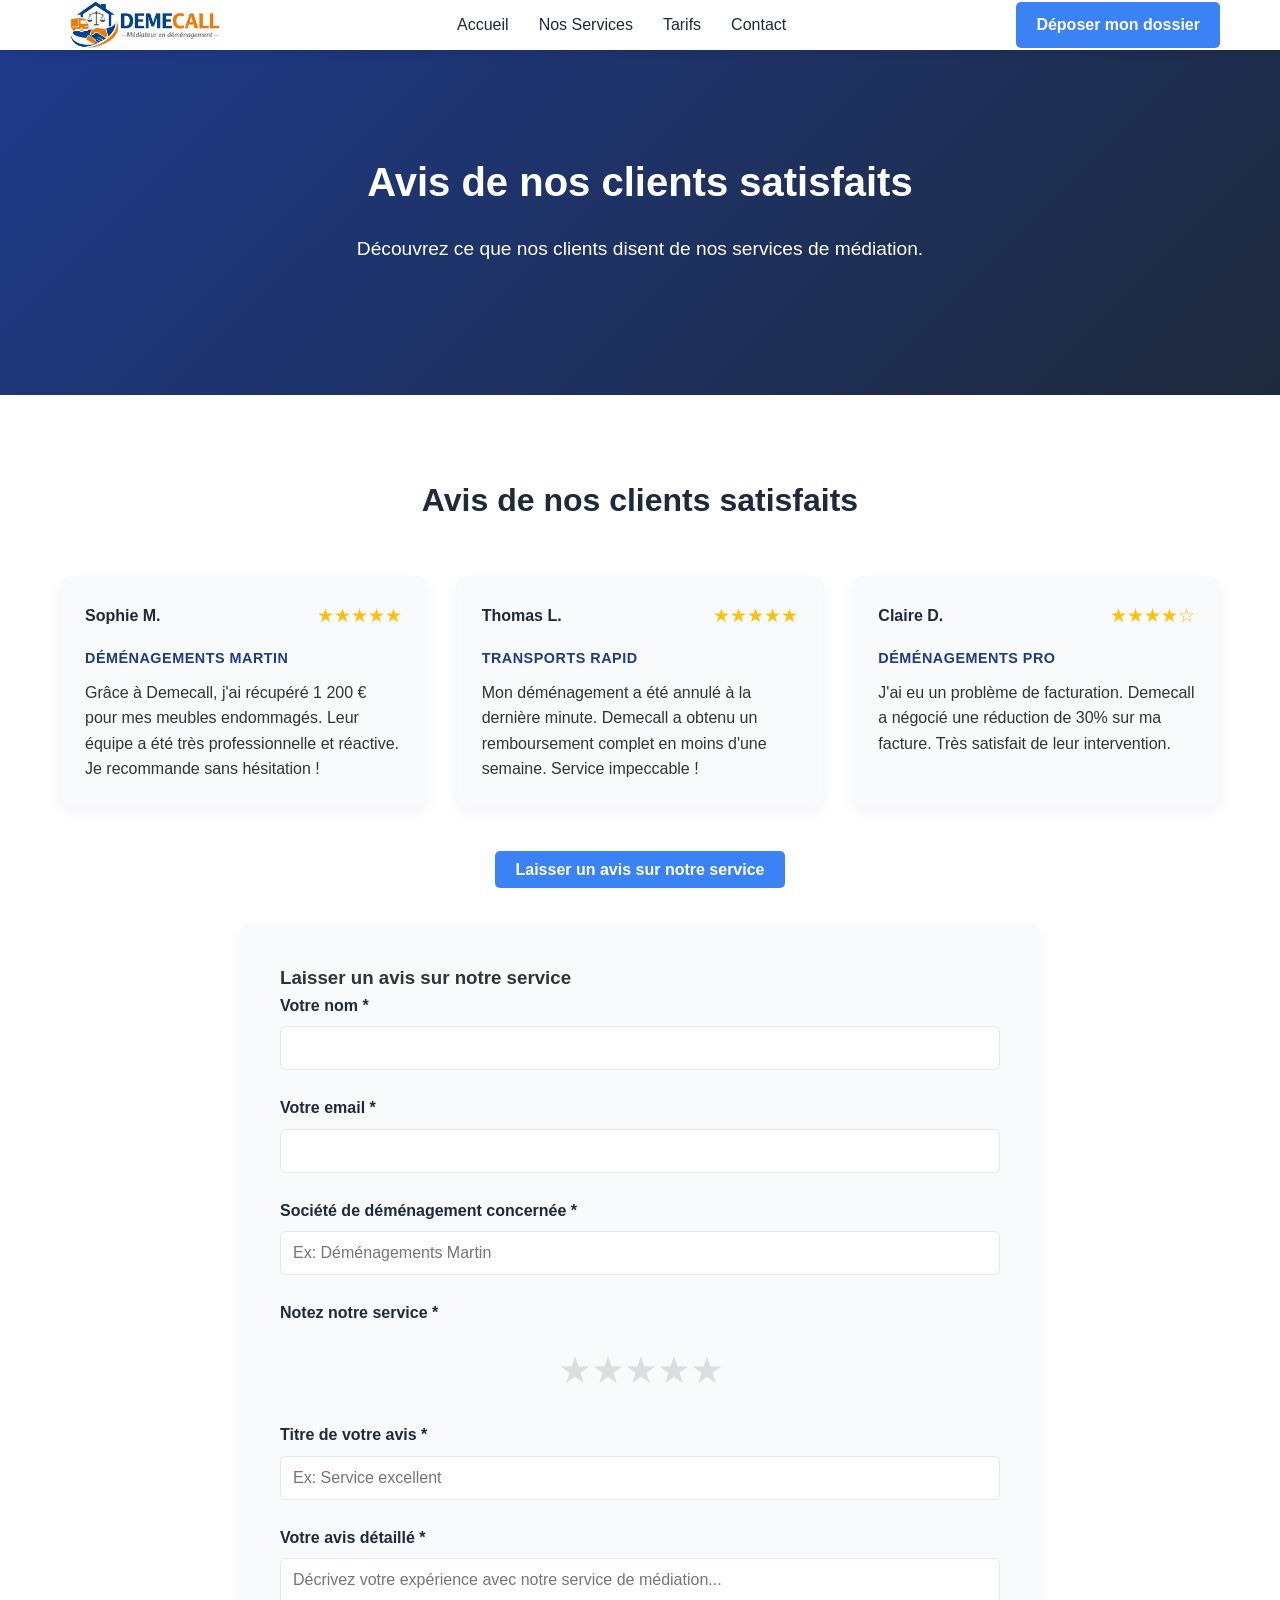
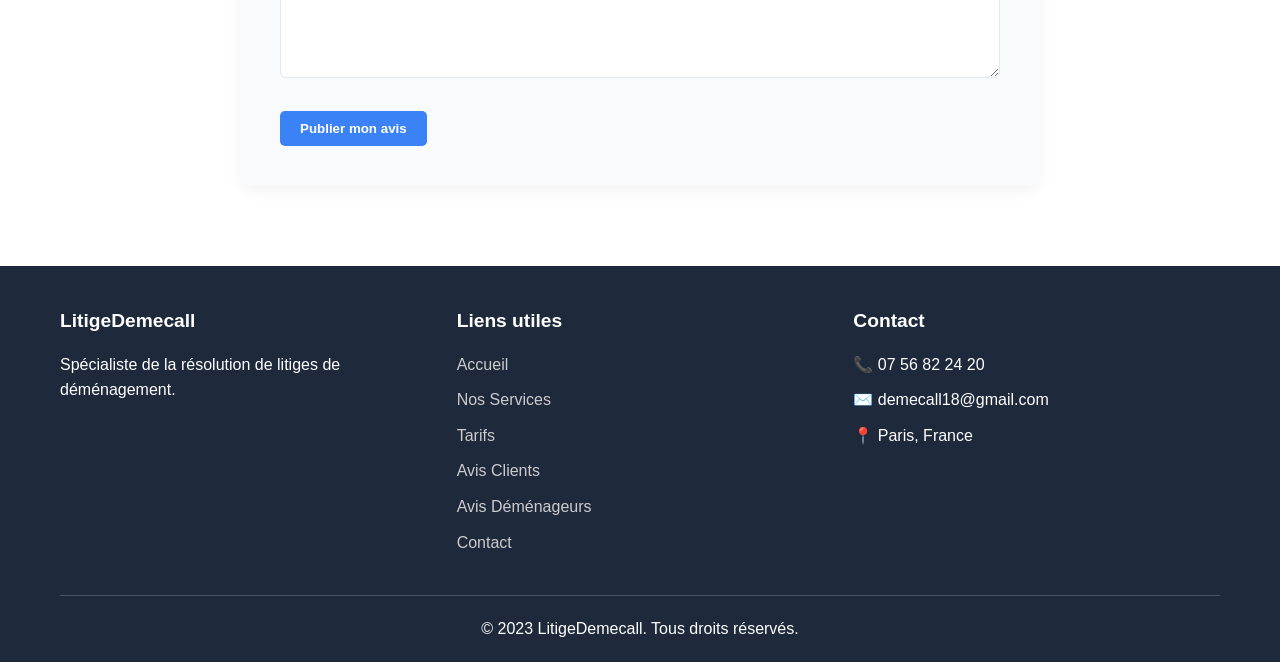
<file: avis.html>
<!DOCTYPE html>
<html lang="fr">
<head>
    <meta charset="UTF-8">
    <meta name="viewport" content="width=device-width, initial-scale=1.0">
    <title>Avis Clients - LitigeDemecall</title>
    <link rel="stylesheet" href="style.css">
    <style>
        :root {
            --primary-color: #1e3a8a;
            --secondary-color: #3b82f6;
            --success-color: #10b981;
            --light-color: #f8fafc;
            --dark-color: #1e293b;
            --border-color: #e2e8f0;
            --accent-color: #ef4444;
            --star-color: #ffc107;
        }

        /* Styles pour les avis */
        .avis-section {
            padding: 80px 0;
            background: white;
        }

        .avis-section h2 {
            text-align: center;
            font-size: 2rem;
            margin-bottom: 50px;
            color: var(--dark-color);
        }

        .avis-grid {
            display: grid;
            grid-template-columns: repeat(auto-fit, minmax(300px, 1fr));
            gap: 30px;
            margin-bottom: 50px;
        }

        .avis-card {
            background: var(--light-color);
            padding: 25px;
            border-radius: 10px;
            box-shadow: 0 5px 15px rgba(0, 0, 0, 0.05);
            transition: transform 0.3s;
        }

        .avis-card:hover {
            transform: translateY(-3px);
        }

        .avis-header {
            display: flex;
            justify-content: space-between;
            align-items: center;
            margin-bottom: 15px;
        }

        .avis-header h4 {
            font-weight: 600;
            color: var(--dark-color);
        }

        .avis-header .stars {
            color: var(--star-color);
            font-size: 1.2rem;
        }

        .avis-company {
            font-weight: 600;
            color: var(--primary-color);
            margin-bottom: 10px;
            font-size: 0.9rem;
            text-transform: uppercase;
            letter-spacing: 0.5px;
        }

        .add-avis-button {
            display: block;
            margin: 40px auto;
            text-align: center;
        }

        .avis-form-container {
            max-width: 800px;
            margin: 0 auto;
            background: var(--light-color);
            padding: 40px;
            border-radius: 10px;
            box-shadow: 0 5px 15px rgba(0, 0, 0, 0.05);
        }

        .form-group {
            margin-bottom: 25px;
        }

        .form-group label {
            display: block;
            margin-bottom: 8px;
            font-weight: 600;
            color: var(--dark-color);
        }

        .form-group input,
        .form-group select,
        .form-group textarea {
            width: 100%;
            padding: 12px;
            border: 1px solid var(--border-color);
            border-radius: 6px;
            font-family: inherit;
            font-size: 16px;
            transition: border-color 0.3s;
        }

        .form-group input:focus,
        .form-group select:focus,
        .form-group textarea:focus {
            border-color: var(--secondary-color);
            outline: none;
            box-shadow: 0 0 0 2px rgba(59, 130, 246, 0.2);
        }

        .form-group textarea {
            min-height: 120px;
            resize: vertical;
        }

        .rating-options {
            display: flex;
            justify-content: center;
            margin: 20px 0;
            flex-direction: row-reverse;
        }

        .rating-options input {
            display: none;
        }

        .rating-options label {
            font-size: 2rem;
            color: #ddd;
            cursor: pointer;
            margin: 0 2px;
            transition: color 0.2s;
        }

        .rating-options input:checked ~ label,
        .rating-options label:hover,
        .rating-options label:hover ~ label {
            color: var(--star-color);
        }

        .rating-error {
            color: var(--accent-color);
            font-size: 0.9rem;
            margin-top: 5px;
            display: none;
        }

        /* Menu mobile */
        @media (max-width: 768px) {
            .menu-toggle {
                display: block;
                margin-left: auto;
                margin-right: 10px;
            }

            .nav-links {
                display: none;
                position: absolute;
                top: 100%;
                left: 0;
                right: 0;
                background: white;
                flex-direction: column;
                padding: 20px;
                box-shadow: 0 5px 15px rgba(0, 0, 0, 0.1);
                z-index: 1000;
            }

            .nav-links.active {
                display: flex;
            }

            .nav-links li {
                margin: 10px 0;
            }

            .avis-form-container {
                padding: 25px;
            }

            .avis-grid {
                grid-template-columns: 1fr;
            }
        }
    </style>
</head>
<body>
    <!-- Header avec menu mobile -->
    <header>
        <nav class="container">
            <a href="index.html" class="logo">
                <img src="logo.png" alt="Logo Demecall">
            </a>
            <button class="menu-toggle" aria-label="Ouvrir le menu">☰</button>
            <ul class="nav-links">
                <li><a href="index.html">Accueil</a></li>
                <li><a href="services.html">Nos Services</a></li>
                <li><a href="tarifs.html">Tarifs</a></li>
               <!-- <li><a href="avis.html" class="active">Avis Clients</a></li>
                <li><a href="avis-demenageurs.html">Avis Déménageurs</a></li>-->
                <li><a href="contact.html">Contact</a></li>
            </ul>
            <a href="contact.html" class="cta-button">Déposer mon dossier</a>
        </nav>
    </header>

    <!-- Hero Section -->
    <section class="hero">
        <div class="container">
            <h1>Avis de nos clients satisfaits</h1>
            <p>Découvrez ce que nos clients disent de nos services de médiation.</p>
        </div>
    </section>

    <!-- Avis Section -->
    <section class="avis-section">
        <div class="container">
            <h2>Avis de nos clients satisfaits</h2>

            <!-- Conteneur pour les avis validés -->
            <div id="avis-list" class="avis-grid">
                <div class="avis-card">
                    <div class="avis-header">
                        <h4>Sophie M.</h4>
                        <div class="stars">★★★★★</div>
                    </div>
                    <div class="avis-company">Déménagements Martin</div>
                    <p>Grâce à Demecall, j'ai récupéré 1 200 € pour mes meubles endommagés. Leur équipe a été très professionnelle et réactive. Je recommande sans hésitation !</p>
                </div>
                <div class="avis-card">
                    <div class="avis-header">
                        <h4>Thomas L.</h4>
                        <div class="stars">★★★★★</div>
                    </div>
                    <div class="avis-company">Transports Rapid</div>
                    <p>Mon déménagement a été annulé à la dernière minute. Demecall a obtenu un remboursement complet en moins d'une semaine. Service impeccable !</p>
                </div>
                <div class="avis-card">
                    <div class="avis-header">
                        <h4>Claire D.</h4>
                        <div class="stars">★★★★☆</div>
                    </div>
                    <div class="avis-company">Déménagements Pro</div>
                    <p>J'ai eu un problème de facturation. Demecall a négocié une réduction de 30% sur ma facture. Très satisfait de leur intervention.</p>
                </div>
            </div>

            <!-- Bouton pour ajouter un avis -->
            <div class="add-avis-button">
                <a href="#add-avis" class="cta-button">Laisser un avis sur notre service</a>
            </div>

            <!-- Formulaire pour ajouter un avis -->
            <div class="avis-form-container" id="add-avis">
                <h3>Laisser un avis sur notre service</h3>
                <form id="avis-form">
                    <div class="form-group">
                        <label for="nom">Votre nom *</label>
                        <input type="text" id="nom" name="nom" required>
                    </div>
                    <div class="form-group">
                        <label for="email">Votre email *</label>
                        <input type="email" id="email" name="email" required>
                    </div>
                    <div class="form-group">
                        <label for="societe">Société de déménagement concernée *</label>
                        <input type="text" id="societe" name="societe" placeholder="Ex: Déménagements Martin" required>
                    </div>
                    <div class="form-group">
                        <label>Notez notre service *</label>
                        <div class="rating-options">
                            <input type="radio" id="star5" name="rating" value="5" required>
                            <label for="star5">★</label>
                            <input type="radio" id="star4" name="rating" value="4">
                            <label for="star4">★</label>
                            <input type="radio" id="star3" name="rating" value="3">
                            <label for="star3">★</label>
                            <input type="radio" id="star2" name="rating" value="2">
                            <label for="star2">★</label>
                            <input type="radio" id="star1" name="rating" value="1">
                            <label for="star1">★</label>
                        </div>
                        <div class="rating-error" id="rating-error">Veuillez sélectionner une note</div>
                    </div>
                    <div class="form-group">
                        <label for="titre">Titre de votre avis *</label>
                        <input type="text" id="titre" name="titre" placeholder="Ex: Service excellent" required>
                    </div>
                    <div class="form-group">
                        <label for="contenu">Votre avis détaillé *</label>
                        <textarea id="contenu" name="contenu" placeholder="Décrivez votre expérience avec notre service de médiation..." required></textarea>
                    </div>
                    <button type="submit" class="cta-button">Publier mon avis</button>
                </form>
            </div>
        </div>
    </section>

    <footer>
        <div class="container">
            <div class="footer-content">
                <div class="footer-section">
                    <h3>LitigeDemecall</h3>
                    <p>Spécialiste de la résolution de litiges de déménagement.</p>
                </div>
                <div class="footer-section">
                    <h3>Liens utiles</h3>
                    <ul>
                        <li><a href="index.html">Accueil</a></li>
                        <li><a href="services.html">Nos Services</a></li>
                        <li><a href="tarifs.html">Tarifs</a></li>
                        <li><a href="avis.html" class="active">Avis Clients</a></li>
                        <li><a href="avis-demenageurs.html">Avis Déménageurs</a></li>
                        <li><a href="contact.html">Contact</a></li>
                    </ul>
                </div>
                <div class="footer-section">
                    <h3>Contact</h3>
                    <ul>
                       <li>📞 07 56 82 24 20</li>
                        <li>✉️ demecall18@gmail.com</li>
                        <li>📍 Paris, France</li>
                    </ul>
                </div>
            </div>
            <div class="footer-bottom">
                <p>© 2023 LitigeDemecall. Tous droits réservés.</p>
            </div>
        </div>
    </footer>

    <script>
        document.addEventListener('DOMContentLoaded', function() {
            // Gestion du menu mobile
            const menuToggle = document.querySelector('.menu-toggle');
            const navLinks = document.querySelector('.nav-links');

            if (menuToggle && navLinks) {
                // Fermer le menu si on clique en dehors
                document.addEventListener('click', function(e) {
                    if (!menuToggle.contains(e.target) && !navLinks.contains(e.target)) {
                        navLinks.classList.remove('active');
                    }
                });

                // Ouvrir/fermer le menu
                menuToggle.addEventListener('click', function(e) {
                    e.stopPropagation();
                    navLinks.classList.toggle('active');
                });

                // Fermer le menu quand on clique sur un lien
                const links = navLinks.querySelectorAll('a');
                links.forEach(link => {
                    link.addEventListener('click', function() {
                        if (window.innerWidth <= 768) {
                            navLinks.classList.remove('active');
                        }
                    });
                });
            }

            // Gestion du formulaire d'avis
            const avisForm = document.getElementById('avis-form');
            if (avisForm) {
                // Gestion de la notation par étoiles
                const ratingError = document.getElementById('rating-error');

                avisForm.addEventListener('submit', function(e) {
                    e.preventDefault();

                    // Récupérer les valeurs du formulaire
                    const nom = document.getElementById('nom').value;
                    const email = document.getElementById('email').value;
                    const societe = document.getElementById('societe').value;
                    const rating = document.querySelector('input[name="rating"]:checked');
                    const titre = document.getElementById('titre').value;
                    const contenu = document.getElementById('contenu').value;

                    // Vérifier que tous les champs sont remplis
                    let isValid = true;
                    if (!nom || !email || !societe || !rating || !titre || !contenu) {
                        isValid = false;
                        if (!rating && ratingError) {
                            ratingError.style.display = 'block';
                        }
                    } else {
                        if (ratingError) ratingError.style.display = 'none';
                    }

                    if (!isValid) {
                        e.preventDefault();
                        return;
                    }

                    // Créer un nouvel avis
                    const nouvelAvis = {
                        id: Date.now(),
                        nom: nom,
                        email: email,
                        societe: societe,
                        note: parseInt(rating.value),
                        titre: titre,
                        contenu: contenu,
                        date: new Date().toISOString().split('T')[0]
                    };

                    // Stocker l'avis dans localStorage (simulation)
                    let avisList = JSON.parse(localStorage.getItem('avisList')) || [];
                    avisList.push(nouvelAvis);
                    localStorage.setItem('avisList', JSON.stringify(avisList));

                    // Afficher un message de confirmation
                    alert(`Merci, ${nom} ! Votre avis a été soumis avec succès. Il sera publié après vérification par notre équipe.`);

                    // Réinitialiser le formulaire
                    this.reset();
                    if (ratingError) ratingError.style.display = 'none';
                });
            }
        });
    </script>
</body>
</html>
</file>
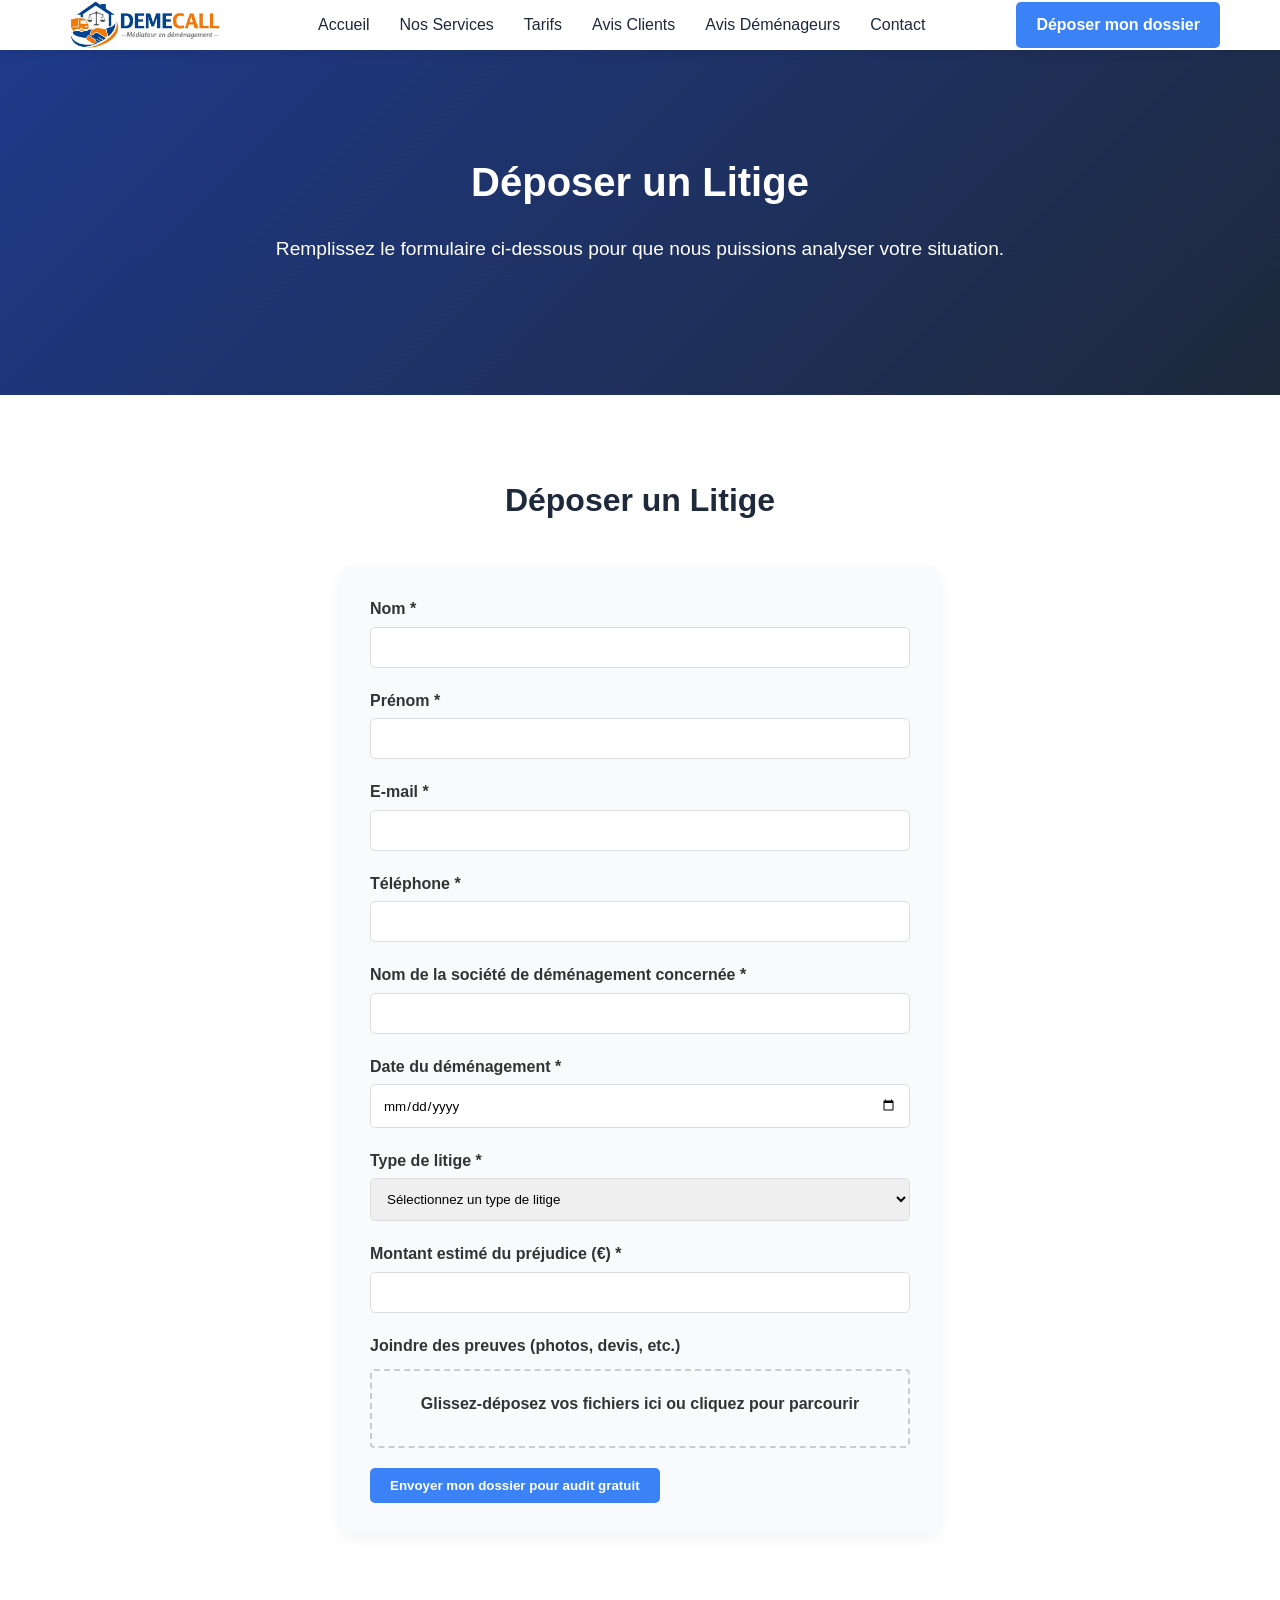
<file: contact.html>
<!DOCTYPE html>
<html lang="fr">
<head>
    <meta charset="UTF-8">
    <meta name="viewport" content="width=device-width, initial-scale=1.0">
    <title>Déposer un dossier - LitigeDemecall</title>
    <link rel="stylesheet" href="style.css">
    <style>
        /* Styles pour le menu mobile (conservés) */
        @media (max-width: 768px) {
            .menu-toggle {
                display: block;
                margin-left: auto;
                margin-right: 10px;
            }
            .nav-links {
                display: none;
                position: absolute;
                top: 100%;
                left: 0;
                right: 0;
                background: white;
                flex-direction: column;
                padding: 20px;
                box-shadow: 0 5px 15px rgba(0, 0, 0, 0.1);
                z-index: 1000;
            }
            .nav-links.active {
                display: flex;
            }
        }

        /* Styles pour le formulaire */
        .file-upload {
            border: 2px dashed #ccc;
            padding: 20px;
            text-align: center;
            border-radius: 4px;
            cursor: pointer;
            margin-bottom: 15px;
        }
        .file-upload input[type="file"] {
            display: none;
        }
        .file-upload-label {
            display: block;
            cursor: pointer;
        }
        .file-list {
            margin-top: 10px;
            text-align: left;
        }
        .file-item {
            padding: 5px 0;
            border-bottom: 1px solid #eee;
        }
    </style>
</head>
<body>
    <!-- Header avec menu mobile -->
    <header>
        <nav class="container">
            <a href="index.html" class="logo">
                <img src="logo.png" alt="Logo Demecall">
            </a>
            <button class="menu-toggle" aria-label="Ouvrir le menu">☰</button>
            <ul class="nav-links">
                <li><a href="index.html">Accueil</a></li>
                <li><a href="services.html">Nos Services</a></li>
                <li><a href="tarifs.html">Tarifs</a></li>
                <li><a href="avis.html">Avis Clients</a></li>
                <li><a href="avis-demenageurs.html">Avis Déménageurs</a></li>
                <li><a href="contact.html" class="active">Contact</a></li>
            </ul>
            <a href="contact.html" class="cta-button">Déposer mon dossier</a>
        </nav>
    </header>

    <!-- Hero Section -->
    <section class="hero">
        <div class="container">
            <h1>Déposer un Litige</h1>
            <p>Remplissez le formulaire ci-dessous pour que nous puissions analyser votre situation.</p>
        </div>
    </section>

    <!-- Form Section -->
    <section class="form-section">
        <div class="container">
            <h2>Déposer un Litige</h2>

            <!-- Affichage du pack sélectionné -->
            <div id="pack-selected" class="pack-info" style="display: none;"></div>

            <div id="confirmation" class="confirmation-message" style="display: none;">
                Votre dossier a été envoyé avec succès ! Nous vous contacterons sous 24h.
            </div>

            <div class="form-container">
                <form
                    action="https://formsubmit.co/mathieu@expertdem.com"
                    method="POST"
                    id="litige-form"
                    enctype="multipart/form-data"
                >
                    <!-- Champs cachés pour FormSubmit -->
                    <input type="hidden" name="_subject" value="Nouveau litige - Demecall">
                    <input type="hidden" name="_captcha" value="false">
                    <input type="hidden" id="pack" name="pack" value="">

                    <!-- Champs du formulaire -->
                    <div class="form-group">
                        <label for="nom">Nom *</label>
                        <input type="text" id="nom" name="nom" required>
                    </div>
                    <div class="form-group">
                        <label for="prenom">Prénom *</label>
                        <input type="text" id="prenom" name="prenom" required>
                    </div>
                    <div class="form-group">
                        <label for="email">E-mail *</label>
                        <input type="email" id="email" name="email" required>
                    </div>
                    <div class="form-group">
                        <label for="telephone">Téléphone *</label>
                        <input type="tel" id="telephone" name="telephone" required>
                    </div>
                    <div class="form-group">
                        <label for="societe">Nom de la société de déménagement concernée *</label>
                        <input type="text" id="societe" name="societe" required>
                    </div>
                    <div class="form-group">
                        <label for="date">Date du déménagement *</label>
                        <input type="date" id="date" name="date" required>
                    </div>
                    <div class="form-group">
                        <label for="litige-type">Type de litige *</label>
                        <select id="litige-type" name="litige-type" required>
                            <option value="" disabled selected>Sélectionnez un type de litige</option>
                            <option value="degats">Dégâts ou pertes</option>
                            <option value="retard">Retard ou annulation</option>
                            <option value="frais">Litiges facturation</option>
                            <option value="travail-dissimule">Travail dissimulé</option>
                            <option value="clauses">Clauses ou devis non respectés</option>
                        </select>
                    </div>
                    <div class="form-group">
                        <label for="montant">Montant estimé du préjudice (€) *</label>
                        <input type="number" id="montant" name="montant" required>
                    </div>
                    <div class="form-group">
                        <label>Joindre des preuves (photos, devis, etc.)</label>
                        <div class="file-upload">
                            <label for="preuves" class="file-upload-label">Glissez-déposez vos fichiers ici ou cliquez pour parcourir</label>
                            <input type="file" id="preuves" name="preuves" multiple>
                            <div id="file-list" class="file-list"></div>
                        </div>
                    </div>
                    <button type="submit" class="cta-button" id="submit-btn">Envoyer mon dossier pour audit gratuit</button>
                </form>
            </div>
        </div>
    </section>

    <footer>
        <!-- Ton footer existant -->
    </footer>

    <script>
        document.addEventListener('DOMContentLoaded', function() {
            // Gestion du menu mobile
            const menuToggle = document.querySelector('.menu-toggle');
            const navLinks = document.querySelector('.nav-links');

            if (menuToggle && navLinks) {
                menuToggle.addEventListener('click', function() {
                    navLinks.classList.toggle('active');
                });

                // Fermer le menu quand on clique sur un lien
                navLinks.querySelectorAll('a').forEach(link => {
                    link.addEventListener('click', function() {
                        if (window.innerWidth <= 768) {
                            navLinks.classList.remove('active');
                        }
                    });
                });
            }

            // Gestion du pack sélectionné
            const urlParams = new URLSearchParams(window.location.search);
            const pack = urlParams.get('pack');

            if (pack) {
                const packNames = {
                    'diagnostic_gratuit': 'Diagnostic Gratuit',
                    'mise_en_demeure': 'Pack Mise en Demeure',
                    'recours_complet': 'Pack Recours Complet',
                    'audit_prealable': 'Audit Préalable'
                };

                const packSelected = document.getElementById('pack-selected');
                if (packSelected) {
                    packSelected.style.display = 'block';
                    packSelected.textContent = `Vous avez sélectionné : ${packNames[pack] || pack}`;

                    // Stocke le pack dans le champ caché
                    const packInput = document.getElementById('pack');
                    if (packInput) {
                        packInput.value = packNames[pack] || pack;
                    }
                }
            }

            // Gestion de l'affichage des fichiers uploadés
            const fileInput = document.getElementById('preuves');
            const fileList = document.getElementById('file-list');

            if (fileInput && fileList) {
                fileInput.addEventListener('change', function() {
                    fileList.innerHTML = '';
                    if (this.files.length > 0) {
                        for (let i = 0; i < this.files.length; i++) {
                            const fileItem = document.createElement('div');
                            fileItem.className = 'file-item';
                            fileItem.textContent = this.files[i].name;
                            fileList.appendChild(fileItem);
                        }
                    }
                });
            }

            // Gestion de l'envoi du formulaire
            const litigeForm = document.getElementById('litige-form');
            if (litigeForm) {
                litigeForm.addEventListener('submit', function(e) {
                    e.preventDefault();

                    const submitBtn = document.getElementById('submit-btn');
                    if (submitBtn) {
                        submitBtn.disabled = true;
                        submitBtn.textContent = "Envoi en cours...";
                    }

                    // Vérification des fichiers
                    const fileInput = document.getElementById('preuves');
                    if (fileInput && fileInput.files.length > 0) {
                        console.log("Fichiers à envoyer:", fileInput.files);
                    }

                    fetch(this.action, {
                        method: this.method,
                        body: new FormData(this)
                    })
                    .then(response => {
                        if (response.ok) {
                            const confirmation = document.getElementById('confirmation');
                            const formContainer = document.querySelector('.form-container form');

                            if (confirmation) confirmation.style.display = 'block';
                            if (formContainer) formContainer.style.display = 'none';

                            setTimeout(() => {
                                window.location.href = "services.html";
                            }, 3000);
                        } else {
                            alert("Erreur lors de l'envoi. Veuillez réessayer.");
                            if (submitBtn) {
                                submitBtn.disabled = false;
                                submitBtn.textContent = "Envoyer mon dossier pour audit gratuit";
                            }
                        }
                    })
                    .catch(error => {
                        console.error('Erreur:', error);
                        alert("Erreur : " + error.message);
                        if (submitBtn) {
                            submitBtn.disabled = false;
                            submitBtn.textContent = "Envoyer mon dossier pour audit gratuit";
                        }
                    });
                });
            }
        });
    </script>
</body>
</html>
</file>
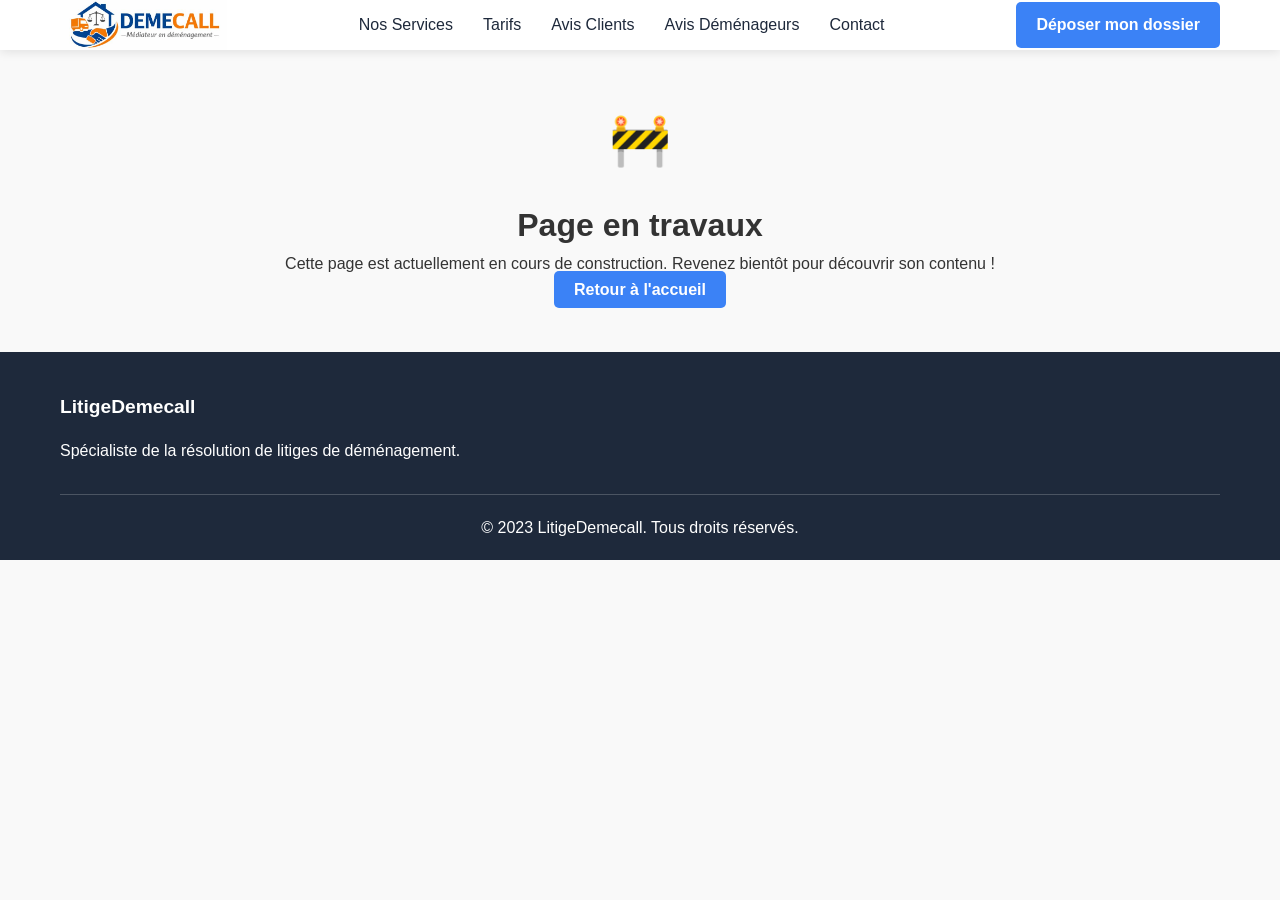
<file: en-travaux.html>
<!DOCTYPE html>
<html lang="fr">
<head>
    <meta charset="UTF-8">
    <meta name="viewport" content="width=device-width, initial-scale=1.0">
    <title>En travaux - LitigeDemecall</title>
    <link rel="stylesheet" href="style.css">
    <style>
        .travaux-container {
            text-align: center;
            padding: 50px 20px;
            max-width: 800px;
            margin: 0 auto;
        }
        .travaux-icon {
            font-size: 50px;
            margin-bottom: 20px;
            color: #FF9800;
        }
    </style>
</head>
<body>
    <!-- Header (identique à ton site) -->
    <header>
        <nav class="container">
            <a href="index.html" class="logo">
                <img src="logo.png" alt="Logo Demecall">
            </a>
            <ul class="nav-links">
                <li><a href="services.html">Nos Services</a></li>
                <li><a href="tarifs.html">Tarifs</a></li>
                <li><a href="en-travaux.html" class="active">Avis Clients</a></li>
                <li><a href="en-travaux.html" class="active">Avis Déménageurs</a></li>
                <li><a href="contact.html">Contact</a></li>
            </ul>
            <a href="contact.html" class="cta-button">Déposer mon dossier</a>
        </nav>
    </header>

    <!-- Contenu de la page "En travaux" -->
    <div class="travaux-container">
        <div class="travaux-icon">🚧</div>
        <h1>Page en travaux</h1>
        <p>Cette page est actuellement en cours de construction. Revenez bientôt pour découvrir son contenu !</p>
        <a href="index.html" class="cta-button">Retour à l'accueil</a>
    </div>

    <!-- Pied de page -->
    <footer>
        <div class="container">
            <div class="footer-content">
                <div class="footer-section">
                    <h3>LitigeDemecall</h3>
                    <p>Spécialiste de la résolution de litiges de déménagement.</p>
                </div>
            </div>
            <div class="footer-bottom">
                <p>© 2023 LitigeDemecall. Tous droits réservés.</p>
            </div>
        </div>
    </footer>
</body>
</html>
</file>
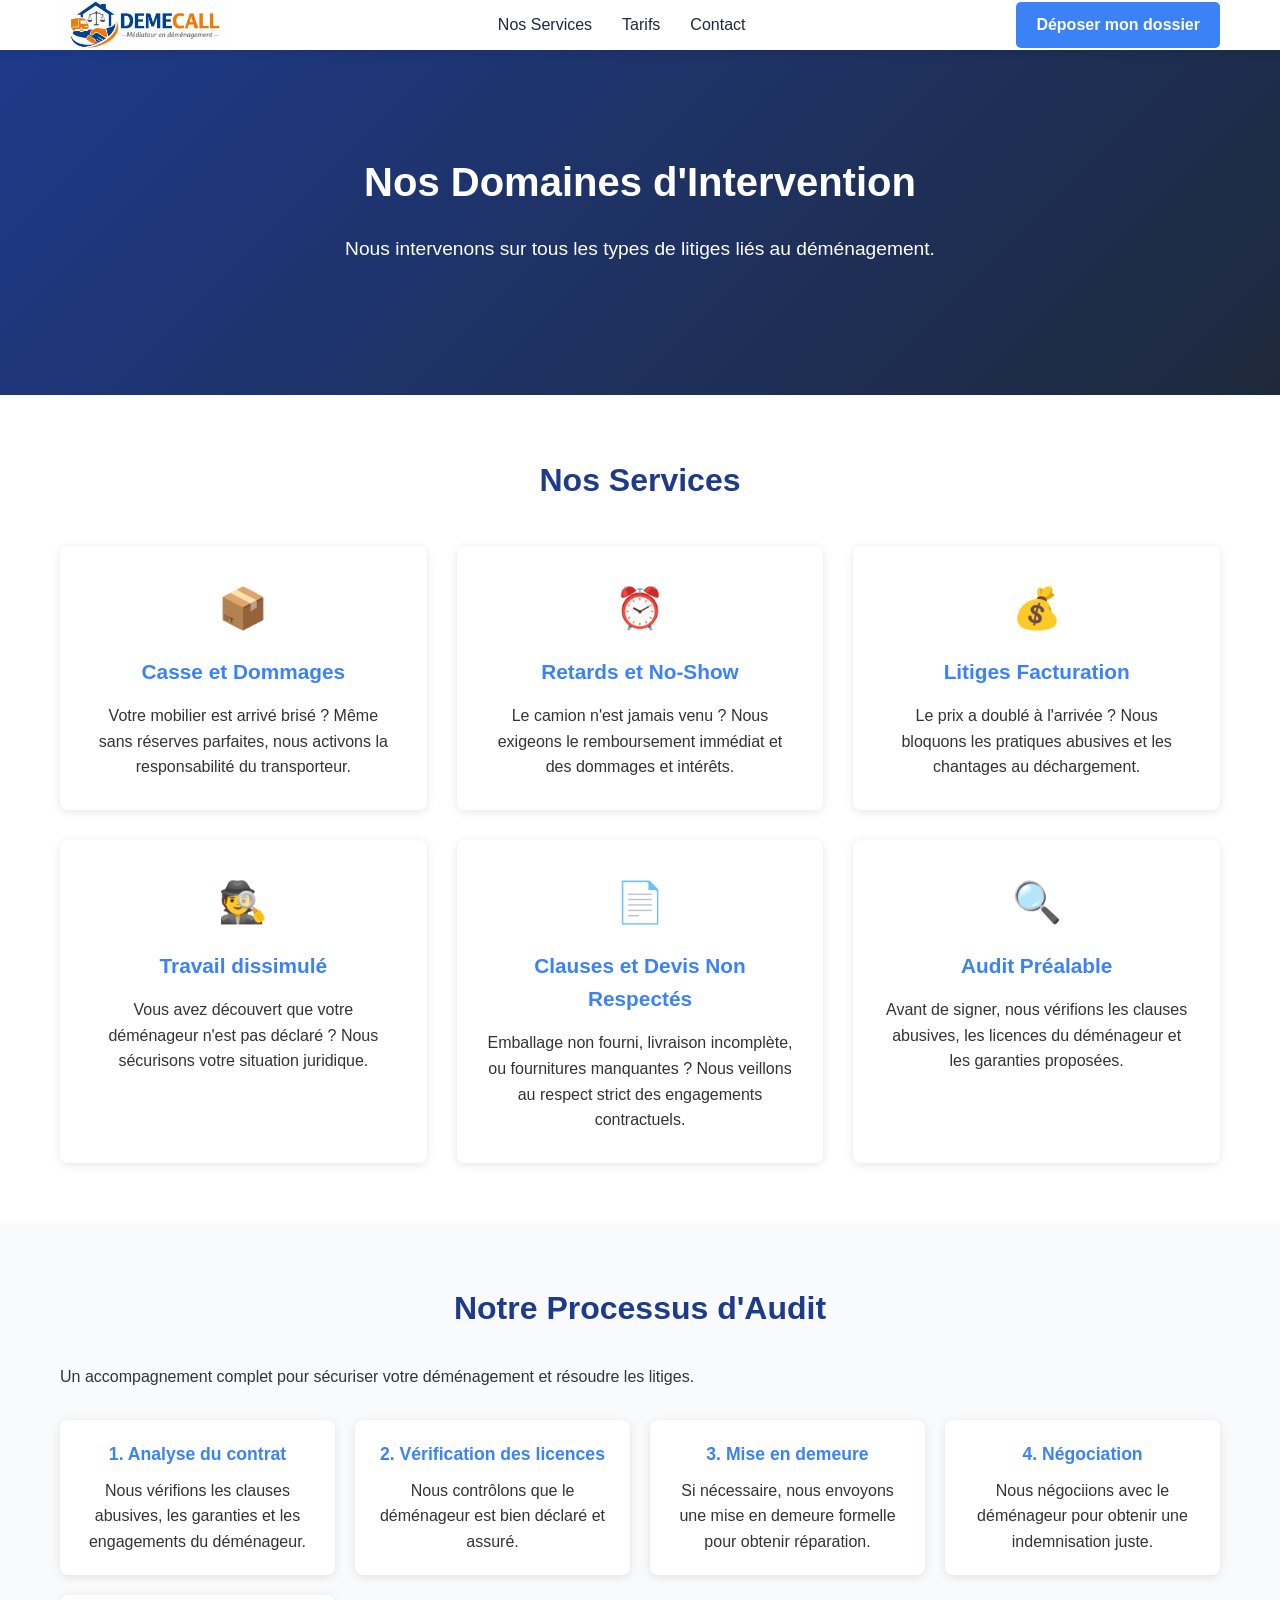
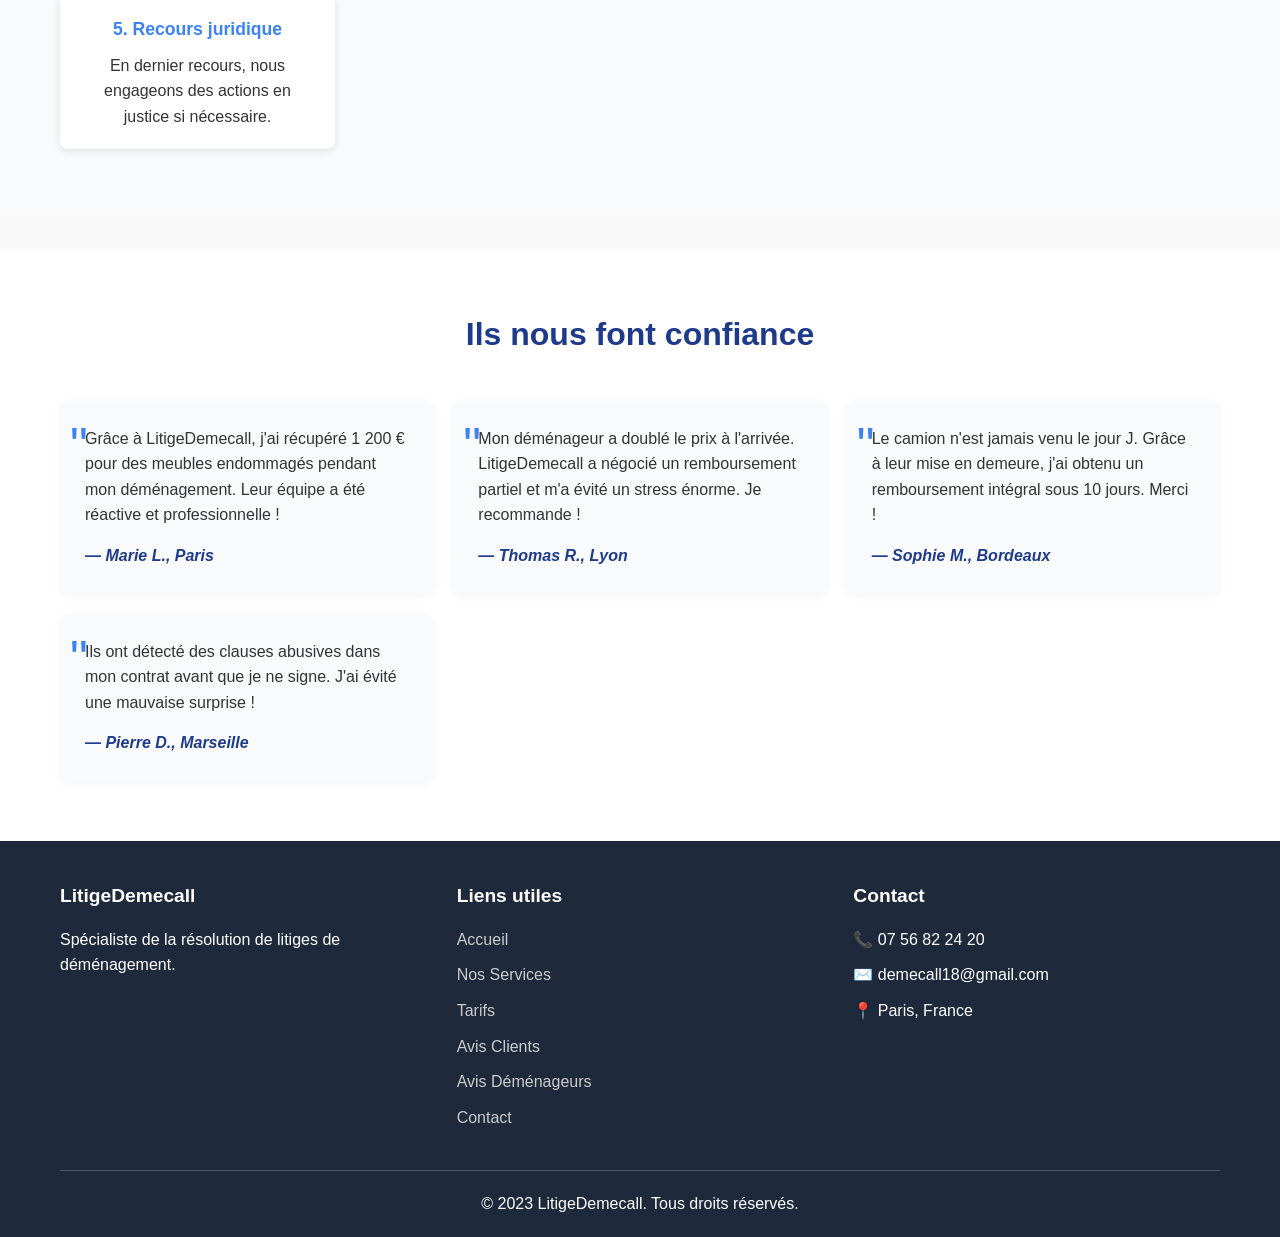
<file: services.html>
<!DOCTYPE html>
<html lang="fr">
<head>
    <meta charset="UTF-8">
    <meta name="viewport" content="width=device-width, initial-scale=1.0">
    <title>Nos Services - LitigeDemecall</title>
    <link rel="stylesheet" href="style.css">
    <style>
        :root {
            --primary-color: #1e3a8a;
            --secondary-color: #3b82f6;
            --success-color: #10b981;
            --light-color: #f8fafc;
            --dark-color: #1e293b;
            --border-color: #e2e8f0;
        }

        /* Styles pour les services */
        .services {
            padding: 60px 0;
            background: white;
        }

        .services h2 {
            text-align: center;
            margin-bottom: 40px;
            color: var(--primary-color);
            font-size: 2rem;
        }

        .service-grid {
            display: grid;
            grid-template-columns: repeat(auto-fit, minmax(300px, 1fr));
            gap: 30px;
            margin-top: 30px;
        }

        .service-card {
            background: white;
            padding: 30px;
            border-radius: 8px;
            box-shadow: 0 2px 10px rgba(0, 0, 0, 0.1);
            text-align: center;
            transition: transform 0.3s, box-shadow 0.3s;
        }

        .service-card:hover {
            transform: translateY(-5px);
            box-shadow: 0 5px 15px rgba(0, 0, 0, 0.1);
        }

        .service-card div {
            font-size: 40px;
            margin-bottom: 15px;
        }

        .service-card h3 {
            color: var(--secondary-color);
            margin-bottom: 15px;
            font-size: 1.3rem;
        }

        /* Section Audit */
        .audit-section {
            padding: 60px 0;
            background: var(--light-color);
        }

        .audit-section h2 {
            text-align: center;
            margin-bottom: 30px;
            color: var(--primary-color);
            font-size: 2rem;
        }

        .audit-steps {
            display: grid;
            grid-template-columns: repeat(auto-fit, minmax(250px, 1fr));
            gap: 20px;
            margin-top: 30px;
        }

        .step {
            background: white;
            padding: 20px;
            border-radius: 8px;
            box-shadow: 0 2px 10px rgba(0, 0, 0, 0.1);
            text-align: center;
        }

        .step h3 {
            color: var(--secondary-color);
            margin-bottom: 10px;
            font-size: 1.1rem;
        }

        /* Témoignages */
        .testimonials {
            padding: 60px 0;
            background: white;
        }

        .testimonials h2 {
            text-align: center;
            margin-bottom: 40px;
            color: var(--primary-color);
            font-size: 2rem;
        }

        .testimonial-grid {
            display: grid;
            grid-template-columns: repeat(auto-fit, minmax(300px, 1fr));
            gap: 20px;
        }

        .testimonial-item {
            background: var(--light-color);
            padding: 25px;
            border-radius: 8px;
            box-shadow: 0 2px 10px rgba(0, 0, 0, 0.05);
            position: relative;
        }

        .testimonial-item::before {
            content: '"';
            font-size: 50px;
            color: var(--secondary-color);
            position: absolute;
            top: 5px;
            left: 10px;
        }

        .testimonial-author {
            font-weight: bold;
            margin-top: 15px;
            color: var(--primary-color);
            font-style: italic;
        }

        /* Menu mobile */
        @media (max-width: 768px) {
            .menu-toggle {
                display: block;
                margin-left: auto;
                margin-right: 10px;
            }

            .nav-links {
                display: none;
                position: absolute;
                top: 100%;
                left: 0;
                right: 0;
                background: white;
                flex-direction: column;
                padding: 20px;
                box-shadow: 0 5px 10px rgba(0, 0, 0, 0.1);
                z-index: 1000;
            }

            .nav-links.active {
                display: flex;
            }

            .nav-links li {
                margin: 10px 0;
            }

            .service-grid {
                grid-template-columns: 1fr;
            }

            .audit-steps {
                grid-template-columns: 1fr;
            }
        }
    </style>
</head>
<body>
    <!-- Header avec menu mobile -->
    <header>
        <nav class="container">
            <a href="index.html" class="logo">
                <img src="logo.png" alt="Logo Demecall">
            </a>
            <button class="menu-toggle" aria-label="Ouvrir le menu">☰</button>
            <ul class="nav-links">
                <li><a href="services.html" class="active">Nos Services</a></li>
                <li><a href="tarifs.html">Tarifs</a></li>
              <!-- <li><a href="avis.html" class="active">Avis Clients</a></li>
                <li><a href="avis-demenageurs.html">Avis Déménageurs</a></li>-->
                <li><a href="contact.html">Contact</a></li>
            </ul>
            <a href="contact.html" class="cta-button">Déposer mon dossier</a>
        </nav>
    </header>

    <!-- Hero Section -->
    <section class="hero">
        <div class="container">
            <h1>Nos Domaines d'Intervention</h1>
            <p>Nous intervenons sur tous les types de litiges liés au déménagement.</p>
        </div>
    </section>

    <!-- Services Section -->
    <section class="services">
        <div class="container">
            <h2>Nos Services</h2>
            <div class="service-grid">
                <!-- Carte 1 : Casse et Dommages -->
                <div class="service-card">
                    <div>📦</div>
                    <h3>Casse et Dommages</h3>
                    <p>Votre mobilier est arrivé brisé ? Même sans réserves parfaites, nous activons la responsabilité du transporteur.</p>
                </div>
                <!-- Carte 2 : Retards et No-Show -->
                <div class="service-card">
                    <div>⏰</div>
                    <h3>Retards et No-Show</h3>
                    <p>Le camion n'est jamais venu ? Nous exigeons le remboursement immédiat et des dommages et intérêts.</p>
                </div>
                <!-- Carte 3 : Litiges Facturation -->
                <div class="service-card">
                    <div>💰</div>
                    <h3>Litiges Facturation</h3>
                    <p>Le prix a doublé à l'arrivée ? Nous bloquons les pratiques abusives et les chantages au déchargement.</p>
                </div>
                <!-- Carte 4 : Travail dissimulé -->
                <div class="service-card">
                    <div>🕵️</div>
                    <h3>Travail dissimulé</h3>
                    <p>Vous avez découvert que votre déménageur n'est pas déclaré ? Nous sécurisons votre situation juridique.</p>
                </div>
                <!-- Carte 5 : Clauses et Devis Non Respectés -->
                <div class="service-card">
                    <div>📄</div>
                    <h3>Clauses et Devis Non Respectés</h3>
                    <p>Emballage non fourni, livraison incomplète, ou fournitures manquantes ? Nous veillons au respect strict des engagements contractuels.</p>
                </div>
                <!-- Carte 6 : Audit Préalable -->
                <div class="service-card">
                    <div>🔍</div>
                    <h3>Audit Préalable</h3>
                    <p>Avant de signer, nous vérifions les clauses abusives, les licences du déménageur et les garanties proposées.</p>
                </div>
            </div>
        </div>
    </section>

    <!-- Section Audit -->
    <section class="audit-section">
        <div class="container">
            <h2>Notre Processus d'Audit</h2>
            <p>Un accompagnement complet pour sécuriser votre déménagement et résoudre les litiges.</p>
            <div class="audit-steps">
                <div class="step">
                    <h3>1. Analyse du contrat</h3>
                    <p>Nous vérifions les clauses abusives, les garanties et les engagements du déménageur.</p>
                </div>
                <div class="step">
                    <h3>2. Vérification des licences</h3>
                    <p>Nous contrôlons que le déménageur est bien déclaré et assuré.</p>
                </div>
                <div class="step">
                    <h3>3. Mise en demeure</h3>
                    <p>Si nécessaire, nous envoyons une mise en demeure formelle pour obtenir réparation.</p>
                </div>
                <div class="step">
                    <h3>4. Négociation</h3>
                    <p>Nous négociions avec le déménageur pour obtenir une indemnisation juste.</p>
                </div>
                <div class="step">
                    <h3>5. Recours juridique</h3>
                    <p>En dernier recours, nous engageons des actions en justice si nécessaire.</p>
                </div>
            </div>
        </div>
    </section>

    <!-- Témoignages Clients -->
    <section class="testimonials">
        <div class="container">
            <h2>Ils nous font confiance</h2>
            <div class="testimonial-grid">
                <div class="testimonial-item">
                    <p>Grâce à LitigeDemecall, j'ai récupéré 1 200 € pour des meubles endommagés pendant mon déménagement. Leur équipe a été réactive et professionnelle !</p>
                    <div class="testimonial-author">— Marie L., Paris</div>
                </div>
                <div class="testimonial-item">
                    <p>Mon déménageur a doublé le prix à l'arrivée. LitigeDemecall a négocié un remboursement partiel et m'a évité un stress énorme. Je recommande !</p>
                    <div class="testimonial-author">— Thomas R., Lyon</div>
                </div>
                <div class="testimonial-item">
                    <p>Le camion n'est jamais venu le jour J. Grâce à leur mise en demeure, j'ai obtenu un remboursement intégral sous 10 jours. Merci !</p>
                    <div class="testimonial-author">— Sophie M., Bordeaux</div>
                </div>
                <div class="testimonial-item">
                    <p>Ils ont détecté des clauses abusives dans mon contrat avant que je ne signe. J'ai évité une mauvaise surprise !</p>
                    <div class="testimonial-author">— Pierre D., Marseille</div>
                </div>
            </div>
        </div>
    </section>

    <footer>
        <div class="container">
            <div class="footer-content">
                <div class="footer-section">
                    <h3>LitigeDemecall</h3>
                    <p>Spécialiste de la résolution de litiges de déménagement.</p>
                </div>
                <div class="footer-section">
                    <h3>Liens utiles</h3>
                    <ul>
                        <li><a href="index.html">Accueil</a></li>
                        <li><a href="services.html" class="active">Nos Services</a></li>
                        <li><a href="tarifs.html">Tarifs</a></li>
                        <li><a href="avis.html">Avis Clients</a></li>
                        <li><a href="avis-demenageurs.html">Avis Déménageurs</a></li>
                        <li><a href="contact.html">Contact</a></li>
                    </ul>
                </div>
                <div class="footer-section">
                    <h3>Contact</h3>
                    <ul>
                       <li>📞 07 56 82 24 20</li>
                        <li>✉️ demecall18@gmail.com</li>
                        <li>📍 Paris, France</li>
                    </ul>
                </div>
            </div>
            <div class="footer-bottom">
                <p>© 2023 LitigeDemecall. Tous droits réservés.</p>
            </div>
        </div>
    </footer>

    <script>
        document.addEventListener('DOMContentLoaded', function() {
            // Gestion du menu mobile
            const menuToggle = document.querySelector('.menu-toggle');
            const navLinks = document.querySelector('.nav-links');

            if (menuToggle && navLinks) {
                // Fermer le menu si on clique en dehors
                document.addEventListener('click', function(e) {
                    if (!menuToggle.contains(e.target) && !navLinks.contains(e.target)) {
                        navLinks.classList.remove('active');
                    }
                });

                // Ouvrir/fermer le menu
                menuToggle.addEventListener('click', function(e) {
                    e.stopPropagation();
                    navLinks.classList.toggle('active');
                });

                // Fermer le menu quand on clique sur un lien
                const links = navLinks.querySelectorAll('a');
                links.forEach(link => {
                    link.addEventListener('click', function() {
                        if (window.innerWidth <= 768) {
                            navLinks.classList.remove('active');
                        }
                    });
                });
            }

            // Ajout d'effets de survol sur les cartes de service
            const serviceCards = document.querySelectorAll('.service-card');
            serviceCards.forEach(card => {
                card.addEventListener('mouseenter', function() {
                    this.style.transform = 'translateY(-5px)';
                    this.style.boxShadow = '0 5px 15px rgba(0, 0, 0, 0.1)';
                });

                card.addEventListener('mouseleave', function() {
                    this.style.transform = 'translateY(0)';
                    this.style.boxShadow = '0 2px 10px rgba(0, 0, 0, 0.1)';
                });
            });
        });
    </script>
</body>
</html>
</file>
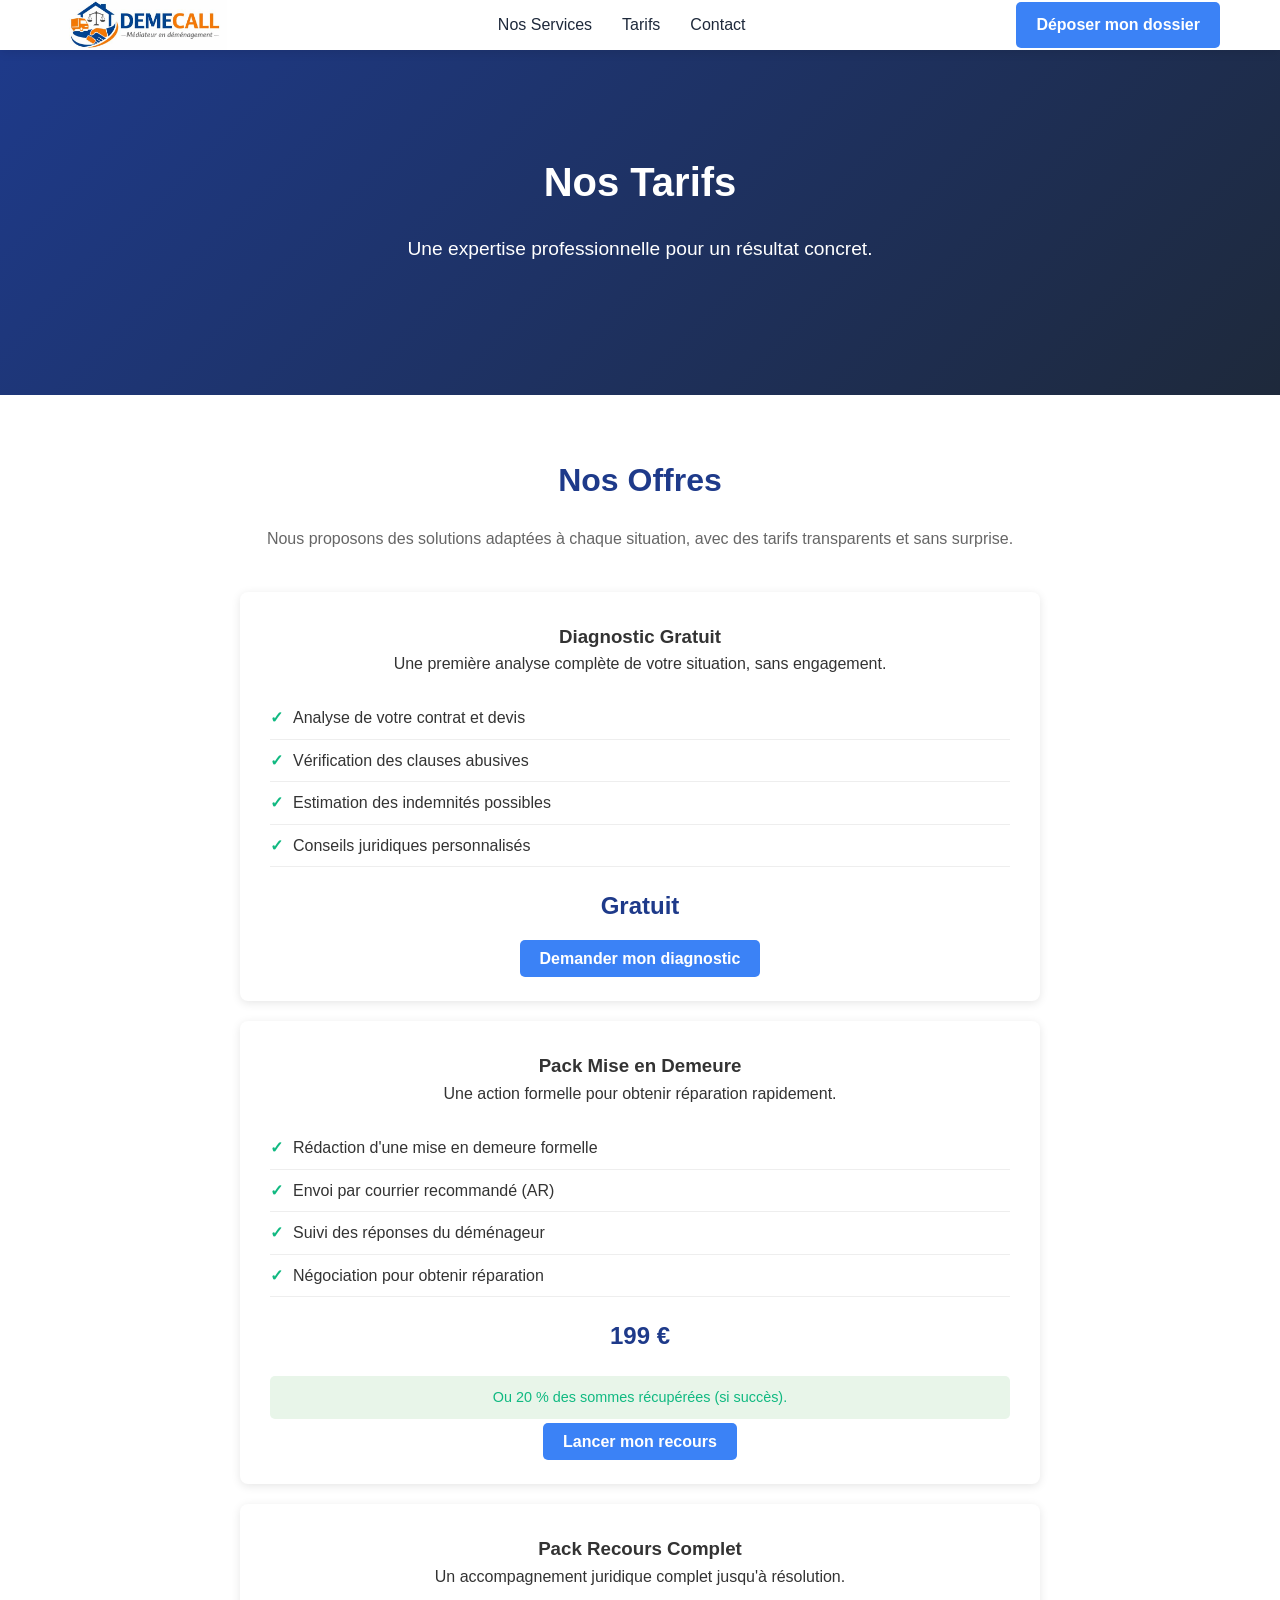
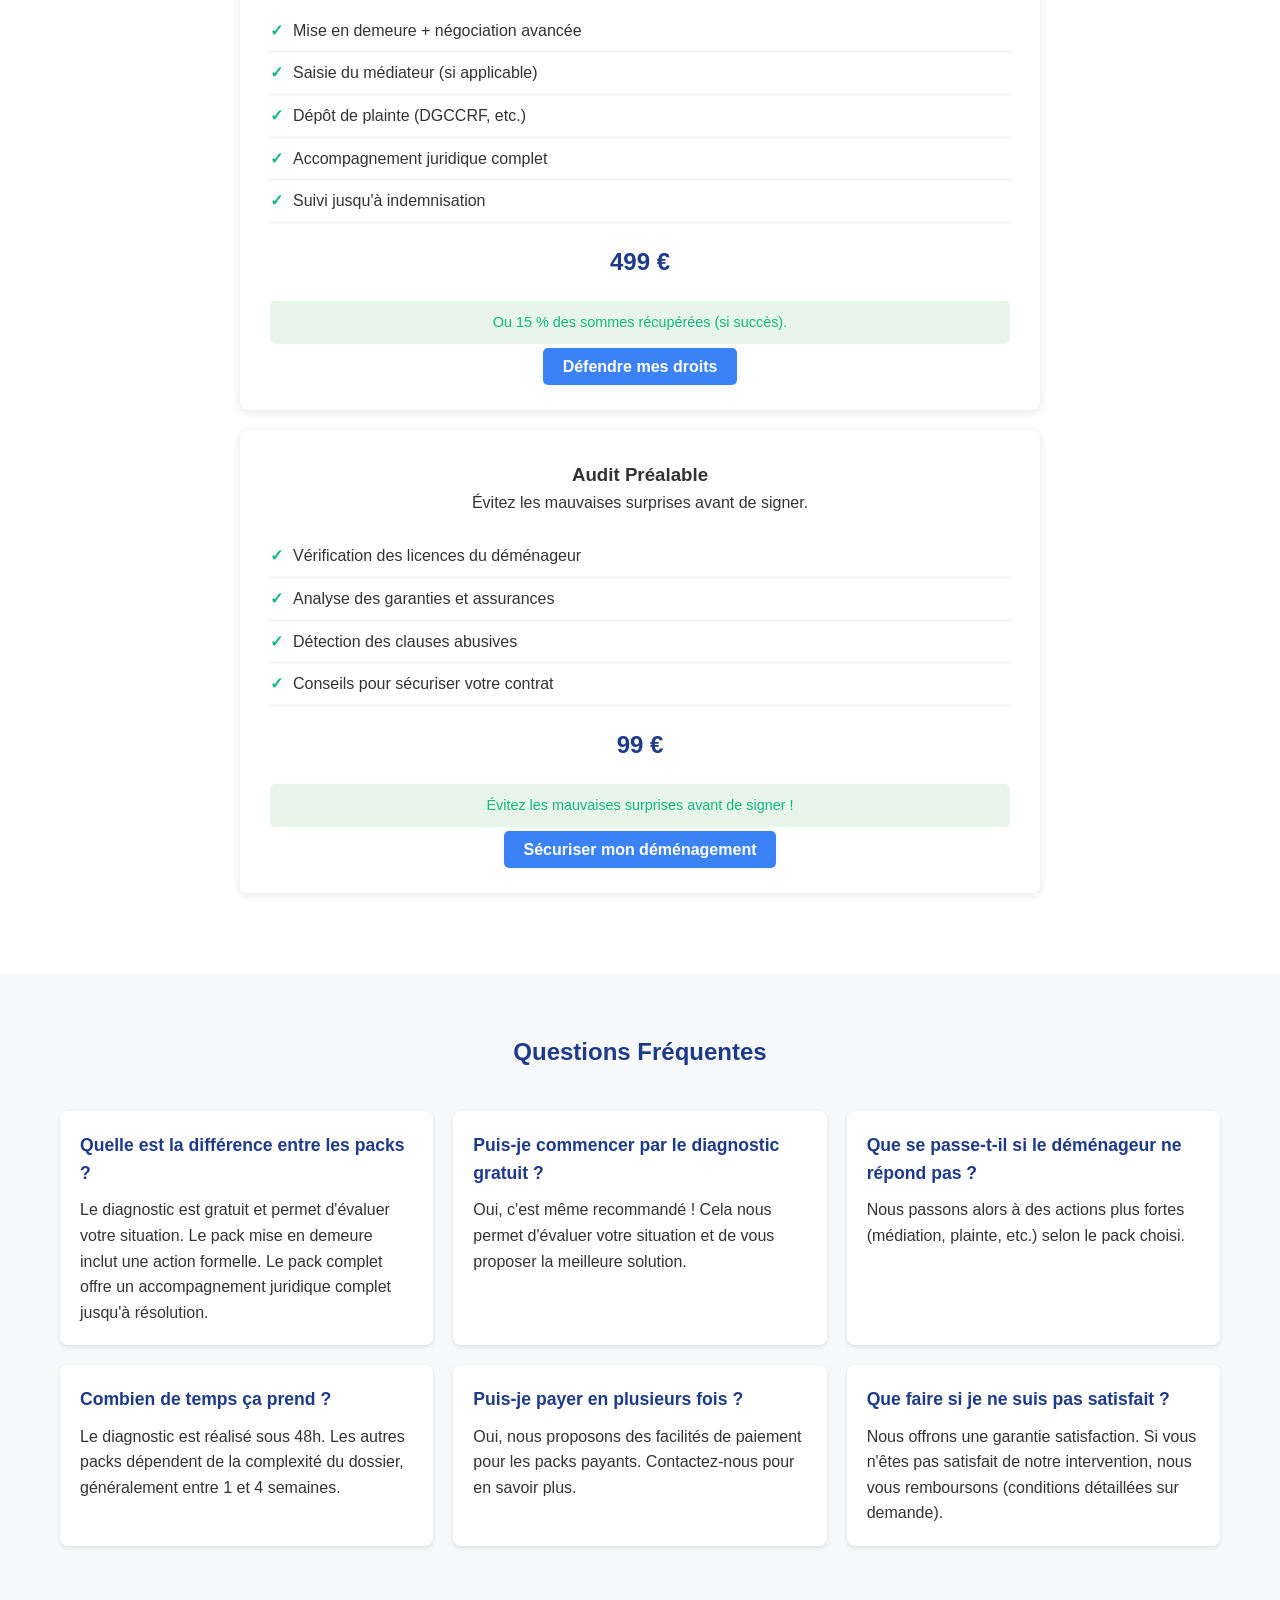
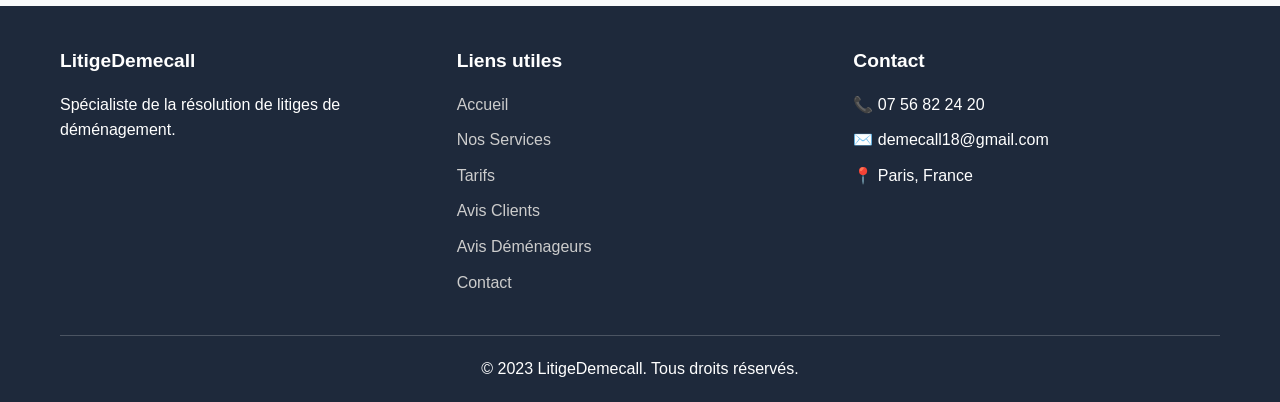
<file: tarifs.html>
<!DOCTYPE html>
<html lang="fr">
<head>
    <meta charset="UTF-8">
    <meta name="viewport" content="width=device-width, initial-scale=1.0">
    <title>Nos Tarifs - LitigeDemecall</title>
    <link rel="stylesheet" href="style.css">
    <style>
        :root {
            --primary-color: #1e3a8a;
            --secondary-color: #3b82f6;
            --success-color: #10b981;
            --light-color: #f8fafc;
            --dark-color: #1e293b;
            --border-color: #e2e8f0;
        }

        /* Styles pour les tarifs */
        .pricing {
            padding: 60px 0;
            background: white;
        }

        .pricing h2 {
            text-align: center;
            margin-bottom: 20px;
            color: var(--primary-color);
            font-size: 2rem;
        }

        .pricing-subtitle {
            text-align: center;
            margin-bottom: 40px;
            color: #666;
            max-width: 800px;
            margin-left: auto;
            margin-right: auto;
        }

        .pricing-card {
            background: white;
            padding: 30px;
            border-radius: 8px;
            box-shadow: 0 2px 10px rgba(0, 0, 0, 0.1);
            max-width: 800px;
            margin: 20px auto;
            text-align: center;
            transition: transform 0.3s, box-shadow 0.3s;
        }

        .pricing-card:hover {
            transform: translateY(-5px);
            box-shadow: 0 5px 15px rgba(0, 0, 0, 0.1);
        }

        .pricing-features {
            list-style: none;
            margin: 20px 0;
            text-align: left;
        }

        .pricing-features li {
            padding: 8px 0;
            border-bottom: 1px solid #eee;
            display: flex;
            align-items: center;
        }

        .pricing-features li:before {
            content: "✓";
            color: var(--success-color);
            font-weight: bold;
            margin-right: 10px;
        }

        .price {
            font-size: 24px;
            font-weight: bold;
            color: var(--primary-color);
            margin: 20px 0;
        }

        .success-message {
            background: #e8f5e9;
            padding: 10px;
            border-radius: 5px;
            margin: 10px 0;
            color: var(--success-color);
            font-size: 0.9rem;
        }

        /* Section FAQ */
        .faq-section {
            padding: 60px 0;
            background: #f8f9fa;
        }

        .faq-section h2 {
            text-align: center;
            margin-bottom: 40px;
            color: var(--primary-color);
        }

        .faq-grid {
            display: grid;
            grid-template-columns: repeat(auto-fit, minmax(300px, 1fr));
            gap: 20px;
        }

        .faq-item {
            background: white;
            padding: 20px;
            border-radius: 8px;
            box-shadow: 0 2px 5px rgba(0, 0, 0, 0.1);
        }

        .faq-item h3 {
            color: var(--primary-color);
            margin-bottom: 10px;
            font-size: 1.1rem;
        }
    </style>
</head>
<body>
    <!-- Header avec menu mobile -->
    <header>
        <nav class="container">
            <a href="index.html" class="logo">
                <img src="logo.png" alt="Logo Demecall">
            </a>
            <button class="menu-toggle" aria-label="Ouvrir le menu">☰</button>
            <ul class="nav-links">
                <li><a href="services.html">Nos Services</a></li>
                <li><a href="tarifs.html" class="active">Tarifs</a></li>
                <!-- <li><a href="avis.html" class="active">Avis Clients</a></li>
                <li><a href="avis-demenageurs.html">Avis Déménageurs</a></li>-->
                <li><a href="contact.html">Contact</a></li>
            </ul>
            <a href="contact.html" class="cta-button">Déposer mon dossier</a>
        </nav>
    </header>

    <!-- Hero Section -->
    <section class="hero">
        <div class="container">
            <h1>Nos Tarifs</h1>
            <p>Une expertise professionnelle pour un résultat concret.</p>
        </div>
    </section>

    <!-- Pricing Section -->
    <section class="pricing">
        <div class="container">
            <h2>Nos Offres</h2>
            <p class="pricing-subtitle">Nous proposons des solutions adaptées à chaque situation, avec des tarifs transparents et sans surprise.</p>

            <!-- Pack 1 : Diagnostic Gratuit -->
            <div class="pricing-card">
                <h3>Diagnostic Gratuit</h3>
                <p>Une première analyse complète de votre situation, sans engagement.</p>
                <ul class="pricing-features">
                    <li>Analyse de votre contrat et devis</li>
                    <li>Vérification des clauses abusives</li>
                    <li>Estimation des indemnités possibles</li>
                    <li>Conseils juridiques personnalisés</li>
                </ul>
                <div class="price">Gratuit</div>
                <a href="contact.html?pack=diagnostic_gratuit" class="cta-button">Demander mon diagnostic</a>
            </div>

            <!-- Pack 2 : Mise en Demeure -->
            <div class="pricing-card">
                <h3>Pack Mise en Demeure</h3>
                <p>Une action formelle pour obtenir réparation rapidement.</p>
                <ul class="pricing-features">
                    <li>Rédaction d'une mise en demeure formelle</li>
                    <li>Envoi par courrier recommandé (AR)</li>
                    <li>Suivi des réponses du déménageur</li>
                    <li>Négociation pour obtenir réparation</li>
                </ul>
                <div class="price">199 €</div>
                <div class="success-message">
                    Ou 20 % des sommes récupérées (si succès).
                </div>
                <a href="contact.html?pack=mise_en_demeure" class="cta-button">Lancer mon recours</a>
            </div>

            <!-- Pack 3 : Recours Complet -->
            <div class="pricing-card">
                <h3>Pack Recours Complet</h3>
                <p>Un accompagnement juridique complet jusqu'à résolution.</p>
                <ul class="pricing-features">
                    <li>Mise en demeure + négociation avancée</li>
                    <li>Saisie du médiateur (si applicable)</li>
                    <li>Dépôt de plainte (DGCCRF, etc.)</li>
                    <li>Accompagnement juridique complet</li>
                    <li>Suivi jusqu'à indemnisation</li>
                </ul>
                <div class="price">499 €</div>
                <div class="success-message">
                    Ou 15 % des sommes récupérées (si succès).
                </div>
                <a href="contact.html?pack=recours_complet" class="cta-button">Défendre mes droits</a>
            </div>

            <!-- Pack 4 : Audit Préalable -->
            <div class="pricing-card">
                <h3>Audit Préalable</h3>
                <p>Évitez les mauvaises surprises avant de signer.</p>
                <ul class="pricing-features">
                    <li>Vérification des licences du déménageur</li>
                    <li>Analyse des garanties et assurances</li>
                    <li>Détection des clauses abusives</li>
                    <li>Conseils pour sécuriser votre contrat</li>
                </ul>
                <div class="price">99 €</div>
                <div class="success-message">
                    Évitez les mauvaises surprises avant de signer !
                </div>
                <a href="contact.html?pack=audit_prealable" class="cta-button">Sécuriser mon déménagement</a>
            </div>
        </div>
    </section>

    <!-- Section FAQ -->
    <section class="faq-section">
        <div class="container">
            <h2>Questions Fréquentes</h2>
            <div class="faq-grid">
                <div class="faq-item">
                    <h3>Quelle est la différence entre les packs ?</h3>
                    <p>Le diagnostic est gratuit et permet d'évaluer votre situation. Le pack mise en demeure inclut une action formelle. Le pack complet offre un accompagnement juridique complet jusqu'à résolution.</p>
                </div>
                <div class="faq-item">
                    <h3>Puis-je commencer par le diagnostic gratuit ?</h3>
                    <p>Oui, c'est même recommandé ! Cela nous permet d'évaluer votre situation et de vous proposer la meilleure solution.</p>
                </div>
                <div class="faq-item">
                    <h3>Que se passe-t-il si le déménageur ne répond pas ?</h3>
                    <p>Nous passons alors à des actions plus fortes (médiation, plainte, etc.) selon le pack choisi.</p>
                </div>
                <div class="faq-item">
                    <h3>Combien de temps ça prend ?</h3>
                    <p>Le diagnostic est réalisé sous 48h. Les autres packs dépendent de la complexité du dossier, généralement entre 1 et 4 semaines.</p>
                </div>
                <div class="faq-item">
                    <h3>Puis-je payer en plusieurs fois ?</h3>
                    <p>Oui, nous proposons des facilités de paiement pour les packs payants. Contactez-nous pour en savoir plus.</p>
                </div>
                <div class="faq-item">
                    <h3>Que faire si je ne suis pas satisfait ?</h3>
                    <p>Nous offrons une garantie satisfaction. Si vous n'êtes pas satisfait de notre intervention, nous vous remboursons (conditions détaillées sur demande).</p>
                </div>
            </div>
        </div>
    </section>

    <footer>
        <div class="container">
            <div class="footer-content">
                <div class="footer-section">
                    <h3>LitigeDemecall</h3>
                    <p>Spécialiste de la résolution de litiges de déménagement.</p>
                </div>
                <div class="footer-section">
                    <h3>Liens utiles</h3>
                    <ul>
                        <li><a href="index.html">Accueil</a></li>
                        <li><a href="services.html">Nos Services</a></li>
                        <li><a href="tarifs.html" class="active">Tarifs</a></li>
                        <li><a href="avis.html">Avis Clients</a></li>
                        <li><a href="avis-demenageurs.html">Avis Déménageurs</a></li>
                        <li><a href="contact.html">Contact</a></li>
                    </ul>
                </div>
                <div class="footer-section">
                    <h3>Contact</h3>
                    <ul>
                       <li>📞 07 56 82 24 20</li>
                        <li>✉️ demecall18@gmail.com</li>
                        <li>📍 Paris, France</li>
                    </ul>
                </div>
            </div>
            <div class="footer-bottom">
                <p>© 2023 LitigeDemecall. Tous droits réservés.</p>
            </div>
        </div>
    </footer>

    <script>
        document.addEventListener('DOMContentLoaded', function() {
            // Gestion du menu mobile
            const menuToggle = document.querySelector('.menu-toggle');
            const navLinks = document.querySelector('.nav-links');

            if (menuToggle && navLinks) {
                // Fermer le menu si on clique en dehors
                document.addEventListener('click', function(e) {
                    if (!menuToggle.contains(e.target) && !navLinks.contains(e.target)) {
                        navLinks.classList.remove('active');
                    }
                });

                // Ouvrir/fermer le menu
                menuToggle.addEventListener('click', function(e) {
                    e.stopPropagation();
                    navLinks.classList.toggle('active');
                });

                // Fermer le menu quand on clique sur un lien
                const links = navLinks.querySelectorAll('a');
                links.forEach(link => {
                    link.addEventListener('click', function() {
                        if (window.innerWidth <= 768) {
                            navLinks.classList.remove('active');
                        }
                    });
                });
            }

            // Ajout d'un effet au survol des cartes de tarifs
            const pricingCards = document.querySelectorAll('.pricing-card');
            pricingCards.forEach(card => {
                card.addEventListener('mouseenter', function() {
                    this.style.transform = 'translateY(-5px)';
                    this.style.boxShadow = '0 5px 15px rgba(0, 0, 0, 0.1)';
                });

                card.addEventListener('mouseleave', function() {
                    this.style.transform = 'translateY(0)';
                    this.style.boxShadow = '0 2px 10px rgba(0, 0, 0, 0.1)';
                });
            });
        });
    </script>
</body>
</html>
</file>
<file: style.css>
:root {
    --primary-color: #1e3a8a;
    --secondary-color: #3b82f6;
    --light-color: #f8fafc;
    --dark-color: #1e293b;
    --accent-color: #ef4444;
    --success-color: #10b981;
    --text-color: #333;
    --text-light: #666;
    --border-color: #e2e8f0;
}

/* Reset et base */
* {
    margin: 0;
    padding: 0;
    box-sizing: border-box;
}

html {
    scroll-behavior: smooth;
}

body {
    font-family: 'Arial', sans-serif;
    line-height: 1.6;
    color: var(--text-color);
    background-color: #f9f9f9;
}

/* Conteneur principal */
.container {
    width: 100%;
    max-width: 1200px;
    margin: 0 auto;
    padding: 0 20px;
}

/* Header et Navigation */
header {
    background: white;
    box-shadow: 0 2px 10px rgba(0, 0, 0, 0.1);
    position: sticky;
    top: 0;
    z-index: 1000;
}

nav {
    display: flex;
    justify-content: space-between;
    align-items: center;
    padding: 15px 0;
    position: relative;
}

.logo {
    display: flex;
    align-items: center;
}

.logo img {
    height: 50px;
    width: auto;
}

.nav-links {
    display: flex;
    list-style: none;
    gap: 30px;
}

.nav-links a {
    text-decoration: none;
    color: var(--dark-color);
    font-weight: 500;
    transition: color 0.3s;
}

.nav-links a:hover {
    color: var(--secondary-color);
}

.cta-button {
    background: var(--secondary-color);
    color: white;
    padding: 10px 20px;
    border-radius: 5px;
    text-decoration: none;
    font-weight: 600;
    border: none;
    cursor: pointer;
    transition: background 0.3s;
}

.cta-button:hover {
    background: #2563eb;
}

/* Menu mobile */
.menu-toggle {
    display: none;
    background: none;
    border: none;
    font-size: 24px;
    cursor: pointer;
    color: var(--dark-color);
}

/* Hero Section */
.hero {
    background: linear-gradient(135deg, var(--primary-color), var(--dark-color));
    color: white;
    text-align: center;
    padding: 100px 0;
}

.hero h1 {
    font-size: 2.5rem;
    margin-bottom: 20px;
}

.hero p {
    font-size: 1.2rem;
    margin-bottom: 30px;
    max-width: 800px;
    margin-left: auto;
    margin-right: auto;
}

.hero-cta {
    background: var(--accent-color);
    color: white;
    padding: 15px 30px;
    border-radius: 5px;
    text-decoration: none;
    font-weight: 600;
    display: inline-block;
    transition: background 0.3s;
}

.hero-cta:hover {
    background: #dc2626;
}

/* Litiges Section */
.litiges-section {
    padding: 60px 0;
    background: var(--light-color);
}

.litiges-section h2 {
    text-align: center;
    margin-bottom: 30px;
    color: var(--primary-color);
}

.litiges-intro {
    max-width: 800px;
    margin: 0 auto 40px;
    text-align: center;
    font-size: 1.1rem;
    line-height: 1.8;
}

.litiges-intro p {
    margin-bottom: 15px;
}

.litiges-categories {
    display: grid;
    grid-template-columns: repeat(auto-fill, minmax(300px, 1fr));
    gap: 30px;
    margin-bottom: 40px;
}

.litige-category {
    background: white;
    padding: 20px;
    border-radius: 8px;
    box-shadow: 0 2px 10px rgba(0, 0, 0, 0.05);
}

.category-header {
    display: flex;
    align-items: center;
    margin-bottom: 15px;
}

.category-icon {
    font-size: 1.5rem;
    margin-right: 10px;
}

.litige-category ul {
    margin-top: 10px;
    padding-left: 20px;
}

.litige-category li {
    margin-bottom: 5px;
    line-height: 1.5;
}

.litiges-conclusion {
    max-width: 800px;
    margin: 0 auto;
    text-align: center;
    background: white;
    padding: 30px;
    border-radius: 8px;
    box-shadow: 0 2px 10px rgba(0, 0, 0, 0.05);
}

.benefits-list {
    list-style: none;
    padding: 0;
    margin-top: 20px;
}

.benefits-list li {
    margin-bottom: 10px;
    font-size: 1.1rem;
    color: var(--dark-color);
}

/* Social Proof */
.social-proof {
    padding: 60px 0;
    text-align: center;
    background: var(--light-color);
}

.social-proof h2 {
    color: var(--primary-color);
    font-size: 1.8rem;
    margin-bottom: 20px;
}

/* Process Section */
.process {
    padding: 60px 0;
    background: white;
}

.process h2 {
    text-align: center;
    margin-bottom: 40px;
    color: var(--primary-color);
}

.process-steps {
    display: grid;
    grid-template-columns: repeat(auto-fit, minmax(300px, 1fr));
    gap: 30px;
}

.process-step {
    text-align: center;
    padding: 20px;
}

.process-step div {
    font-size: 2rem;
    margin-bottom: 15px;
}

/* About Section */
.about {
    padding: 60px 0;
    background: var(--light-color);
}

.about h2 {
    text-align: center;
    margin-bottom: 40px;
    color: var(--primary-color);
}

.about-content {
    max-width: 1000px;
    margin: 0 auto;
}

.about-card {
    background: white;
    border-radius: 15px;
    padding: 40px;
    box-shadow: 0 10px 30px rgba(0, 0, 0, 0.05);
    display: flex;
    flex-wrap: wrap;
    gap: 40px;
    align-items: center;
}

.about-text {
    flex: 2;
    min-width: 300px;
}

.about-text p {
    margin-bottom: 20px;
    line-height: 1.7;
    color: var(--text-light);
}

.about-highlight {
    display: flex;
    background: #f0f9ff;
    padding: 20px;
    border-radius: 10px;
    margin-top: 25px;
    border-left: 4px solid var(--secondary-color);
}

.highlight-icon {
    font-size: 2rem;
    color: var(--secondary-color);
    margin-right: 15px;
    display: flex;
    align-items: center;
}

.highlight-content p {
    margin: 5px 0;
    color: var(--dark-color);
}

.naf-code {
    font-size: 0.9rem;
    color: var(--text-light);
    margin-top: 10px;
}

.about-stats {
    flex: 1;
    min-width: 250px;
    display: flex;
    flex-wrap: wrap;
    justify-content: space-around;
    gap: 20px;
}

.stat-item {
    text-align: center;
    padding: 20px;
    border-radius: 10px;
    background: var(--light-color);
    flex: 1;
    min-width: 120px;
}

.stat-number {
    font-size: 2.5rem;
    font-weight: 700;
    color: var(--secondary-color);
    margin-bottom: 5px;
}

.stat-label {
    font-size: 1rem;
    color: var(--dark-color);
    font-weight: 500;
}

/* Form Section */
.form-section {
    padding: 60px 0;
    background: white;
}

.form-section h2 {
    text-align: center;
    font-size: 2rem;
    margin-bottom: 30px;
    color: var(--dark-color);
}

.form-container {
    max-width: 600px;
    margin: 0 auto;
    background: var(--light-color);
    padding: 30px;
    border-radius: 10px;
    box-shadow: 0 5px 15px rgba(0, 0, 0, 0.05);
}

.form-group {
    margin-bottom: 20px;
}

.form-group label {
    display: block;
    margin-bottom: 5px;
    font-weight: 600;
}

.form-group input,
.form-group select,
.form-group textarea {
    width: 100%;
    padding: 12px;
    border: 1px solid var(--border-color);
    border-radius: 5px;
    font-family: inherit;
}

.form-group textarea {
    height: 120px;
    resize: vertical;
}

.file-upload {
    border: 2px dashed var(--border-color);
    padding: 20px;
    text-align: center;
    border-radius: 5px;
    cursor: pointer;
}

.file-upload input {
    display: none;
}

/* Footer */
footer {
    background: var(--dark-color);
    color: white;
    padding: 40px 0 20px;
}

.footer-content {
    display: grid;
    grid-template-columns: repeat(auto-fit, minmax(200px, 1fr));
    gap: 30px;
    margin-bottom: 30px;
}

.footer-section h3 {
    margin-bottom: 15px;
    font-size: 1.2rem;
}

.footer-section ul {
    list-style: none;
}

.footer-section ul li {
    margin-bottom: 10px;
}

.footer-section ul li a {
    color: #ccc;
    text-decoration: none;
}

.footer-section ul li a:hover {
    color: white;
}

.footer-bottom {
    text-align: center;
    padding-top: 20px;
    border-top: 1px solid rgba(255, 255, 255, 0.2);
}

/* Disclaimer */
.disclaimer-section {
    background-color: var(--light-color);
    padding: 20px 0;
    border-top: 1px solid var(--border-color);
    margin-top: 40px;
}

.disclaimer-text {
    color: var(--text-light);
    font-size: 0.9rem;
    line-height: 1.5;
    text-align: center;
    margin: 0;
    padding: 0 20px;
}

/* Media Queries pour le responsive */
@media (max-width: 992px) {
    .hero h1 {
        font-size: 2.2rem;
    }

    .hero p {
        font-size: 1.1rem;
    }
}

@media (max-width: 768px) {
    /* Header mobile */
    .nav-links {
        display: none;
        flex-direction: column;
        position: absolute;
        top: 70px;
        left: 0;
        width: 100%;
        background: white;
        padding: 20px;
        box-shadow: 0 5px 10px rgba(0, 0, 0, 0.1);
    }

    .nav-links.active {
        display: flex;
    }

    .menu-toggle {
        display: block;
        margin-left: auto;
        margin-right: 10px;
    }

    /* Hero */
    .hero {
        padding: 60px 0;
    }

    .hero h1 {
        font-size: 2rem;
    }

    .hero p {
        font-size: 1rem;
    }

    /* Litiges */
    .litiges-categories {
        grid-template-columns: 1fr;
    }

    /* Process */
    .process-steps {
        grid-template-columns: 1fr;
    }

    /* About */
    .about-stats {
        grid-template-columns: 1fr;
    }

    .about-content {
        grid-template-columns: 1fr;
    }

    .about-card {
        flex-direction: column;
    }

    /* Footer */
    .footer-content {
        grid-template-columns: 1fr;
    }

    /* Form */
    .form-container {
        padding: 20px;
    }
}

@media (max-width: 480px) {
    .hero h1 {
        font-size: 1.8rem;
    }

    .hero p {
        font-size: 0.9rem;
    }

    .disclaimer-text {
        font-size: 0.8rem;
    }

    .stat-number {
        font-size: 2rem;
    }
}
/* Styles spécifiques pour la page de contact */
.confirmation-message {
    display: none;
    background: var(--success-color);
    color: white;
    padding: 15px;
    text-align: center;
    border-radius: 5px;
    margin: 20px 0;
}

.pack-info {
    background: #e3f2fd;
    padding: 10px;
    border-radius: 5px;
    margin-bottom: 20px;
    display: none;
}

.file-upload {
    border: 2px dashed var(--border-color);
    padding: 20px;
    text-align: center;
    border-radius: 5px;
    cursor: pointer;
    margin-top: 10px;
}

.file-upload input {
    display: none;
}

/* Style pour le menu mobile */
@media (max-width: 768px) {
    .menu-toggle {
        display: block;
        margin-left: auto;
        margin-right: 10px;
    }

    .nav-links {
        display: none;
        position: absolute;
        top: 100%;
        left: 0;
        right: 0;
        background: white;
        flex-direction: column;
        padding: 20px;
        box-shadow: 0 5px 10px rgba(0, 0, 0, 0.1);
        z-index: 1000;
    }

    .nav-links.active {
        display: flex;
    }
}
/* Styles spécifiques pour la page des avis clients */
.avis-section {
    padding: 80px 0;
    background: white;
}

.avis-section h2 {
    text-align: center;
    font-size: 2rem;
    margin-bottom: 50px;
    color: var(--dark-color);
}

.avis-grid {
    display: grid;
    grid-template-columns: repeat(auto-fit, minmax(300px, 1fr));
    gap: 30px;
    margin-bottom: 50px;
}

.avis-card {
    background: var(--light-color);
    padding: 25px;
    border-radius: 10px;
    box-shadow: 0 5px 15px rgba(0, 0, 0, 0.05);
}

.avis-header {
    display: flex;
    justify-content: space-between;
    align-items: center;
    margin-bottom: 15px;
}

.avis-header h4 {
    font-weight: 600;
}

.avis-header span {
    color: #ffc107;
}

.avis-company {
    font-weight: 600;
    color: var(--primary-color);
    margin-bottom: 10px;
}

.add-avis-button {
    display: block;
    margin: 40px auto;
    text-align: center;
}

.avis-form-container {
    max-width: 600px;
    margin: 0 auto;
    background: var(--light-color);
    padding: 30px;
    border-radius: 10px;
    box-shadow: 0 5px 15px rgba(0, 0, 0, 0.05);
}

.form-group {
    margin-bottom: 20px;
}

.form-group label {
    display: block;
    margin-bottom: 5px;
    font-weight: 600;
}

.form-group input,
.form-group select,
.form-group textarea {
    width: 100%;
    padding: 12px;
    border: 1px solid #ddd;
    border-radius: 5px;
    font-family: inherit;
}

.form-group textarea {
    height: 120px;
    resize: vertical;
}

.rating-options {
    display: flex;
    justify-content: center;
    margin: 20px 0;
    flex-direction: row-reverse;
}

.rating-options input {
    display: none;
}

.rating-options label {
    font-size: 2rem;
    color: #ddd;
    cursor: pointer;
    margin: 0 2px;
    transition: color 0.2s;
}

.rating-options input:checked ~ label,
.rating-options label:hover,
.rating-options label:hover ~ label {
    color: #ffc107;
}

/* Style pour le menu mobile */
@media (max-width: 768px) {
    .menu-toggle {
        display: block;
        margin-left: auto;
        margin-right: 10px;
    }

    .nav-links {
        display: none;
        position: absolute;
        top: 100%;
        left: 0;
        right: 0;
        background: white;
        flex-direction: column;
        padding: 20px;
        box-shadow: 0 5px 10px rgba(0, 0, 0, 0.1);
        z-index: 1000;
    }

    .nav-links.active {
        display: flex;
    }
}

/* Styles spécifiques pour la page des avis déménageurs */
.form-section {
    padding: 80px 0;
    background: white;
}

.form-section h2 {
    text-align: center;
    font-size: 2rem;
    margin-bottom: 40px;
    color: var(--dark-color);
}

.form-container {
    max-width: 600px;
    margin: 0 auto;
    background: var(--light-color);
    padding: 30px;
    border-radius: 10px;
    box-shadow: 0 5px 15px rgba(0, 0, 0, 0.05);
}

.form-group {
    margin-bottom: 20px;
}

.form-group label {
    display: block;
    margin-bottom: 5px;
    font-weight: 600;
}

.form-group input,
.form-group select,
.form-group textarea {
    width: 100%;
    padding: 12px;
    border: 1px solid #ddd;
    border-radius: 5px;
    font-family: inherit;
}

.form-group textarea {
    height: 120px;
    resize: vertical;
}

/* Style pour le menu mobile */
@media (max-width: 768px) {
    .menu-toggle {
        display: block;
        margin-left: auto;
        margin-right: 10px;
    }

    .nav-links {
        display: none;
        position: absolute;
        top: 100%;
        left: 0;
        right: 0;
        background: white;
        flex-direction: column;
        padding: 20px;
        box-shadow: 0 5px 10px rgba(0, 0, 0, 0.1);
        z-index: 1000;
    }

    .nav-links.active {
        display: flex;
    }
}
/* Styles pour la page des services */
.service-grid {
    display: grid;
    grid-template-columns: repeat(auto-fit, minmax(300px, 1fr));
    gap: 20px;
    margin-top: 30px;
}

.service-card {
    background: white;
    padding: 20px;
    border-radius: 8px;
    box-shadow: 0 2px 10px rgba(0, 0, 0, 0.1);
    text-align: center;
}

.service-card div {
    font-size: 40px;
    margin-bottom: 15px;
}

.service-card h3 {
    color: #007BFF;
    margin-bottom: 10px;
}

.testimonials {
    background: #f8f9fa;
    padding: 40px 0;
    margin-top: 40px;
}

.testimonial-grid {
    display: grid;
    grid-template-columns: repeat(auto-fit, minmax(300px, 1fr));
    gap: 20px;
    margin-top: 20px;
}

.testimonial-item {
    background: white;
    padding: 20px;
    border-radius: 8px;
    box-shadow: 0 2px 5px rgba(0, 0, 0, 0.1);
    position: relative;
}

.testimonial-item::before {
    content: '"';
    font-size: 50px;
    color: #007BFF;
    position: absolute;
    top: 5px;
    left: 10px;
}

.testimonial-author {
    font-weight: bold;
    margin-top: 15px;
    color: #007BFF;
}

.audit-section {
    padding: 40px 0;
    background: white;
}

.audit-steps {
    display: grid;
    grid-template-columns: repeat(auto-fit, minmax(200px, 1fr));
    gap: 20px;
    margin-top: 30px;
}

.step {
    background: #f8f9fa;
    padding: 15px;
    border-radius: 8px;
}

.step h3 {
    color: #007BFF;
    margin-bottom: 10px;
}

/* Style pour le menu mobile */
.menu-toggle {
    display: none;
    background: none;
    border: none;
    font-size: 24px;
    cursor: pointer;
    color: #333;
}

@media (max-width: 768px) {
    .menu-toggle {
        display: block;
        margin-left: auto;
        margin-right: 10px;
    }

    .nav-links {
        display: none;
        position: absolute;
        top: 100%;
        left: 0;
        right: 0;
        background: white;
        flex-direction: column;
        padding: 20px;
        box-shadow: 0 5px 10px rgba(0, 0, 0, 0.1);
        z-index: 1000;
    }

    .nav-links.active {
        display: flex;
    }
}

/* Menu mobile */
.menu-toggle {
    display: none;
    background: none;
    border: none;
    font-size: 24px;
    cursor: pointer;
    color: var(--dark-color);
    margin-left: auto;
    margin-right: 10px;
    padding: 5px;
}

@media (max-width: 768px) {
    .menu-toggle {
        display: block;
    }

    nav {
        position: relative;
    }

    .nav-links {
        display: none;
        position: absolute;
        top: 100%;
        left: 0;
        right: 0;
        background: white;
        flex-direction: column;
        padding: 20px;
        box-shadow: 0 5px 10px rgba(0, 0, 0, 0.1);
        z-index: 1000;
        width: 100%;
    }

    .nav-links.active {
        display: flex;
    }

    .nav-links li {
        margin: 10px 0;
    }
}
/* Menu mobile - à ajouter dans style.css */
.menu-toggle {
    display: none;
    background: none;
    border: none;
    font-size: 24px;
    cursor: pointer;
    color: var(--dark-color);
    margin-left: auto;
    margin-right: 10px;
    padding: 5px;
    z-index: 1001;
}

@media (max-width: 768px) {
    .menu-toggle {
        display: block;
    }

    .nav-links {
        display: none;
        position: absolute;
        top: 100%;
        left: 0;
        right: 0;
        background: white;
        flex-direction: column;
        padding: 20px;
        box-shadow: 0 5px 15px rgba(0, 0, 0, 0.1);
        z-index: 1000;
        width: 100%;
    }

    .nav-links.active {
        display: flex;
    }

    .nav-links li {
        margin: 10px 0;
    }

    .nav-links a {
        padding: 8px 0;
    }
}
</file>
